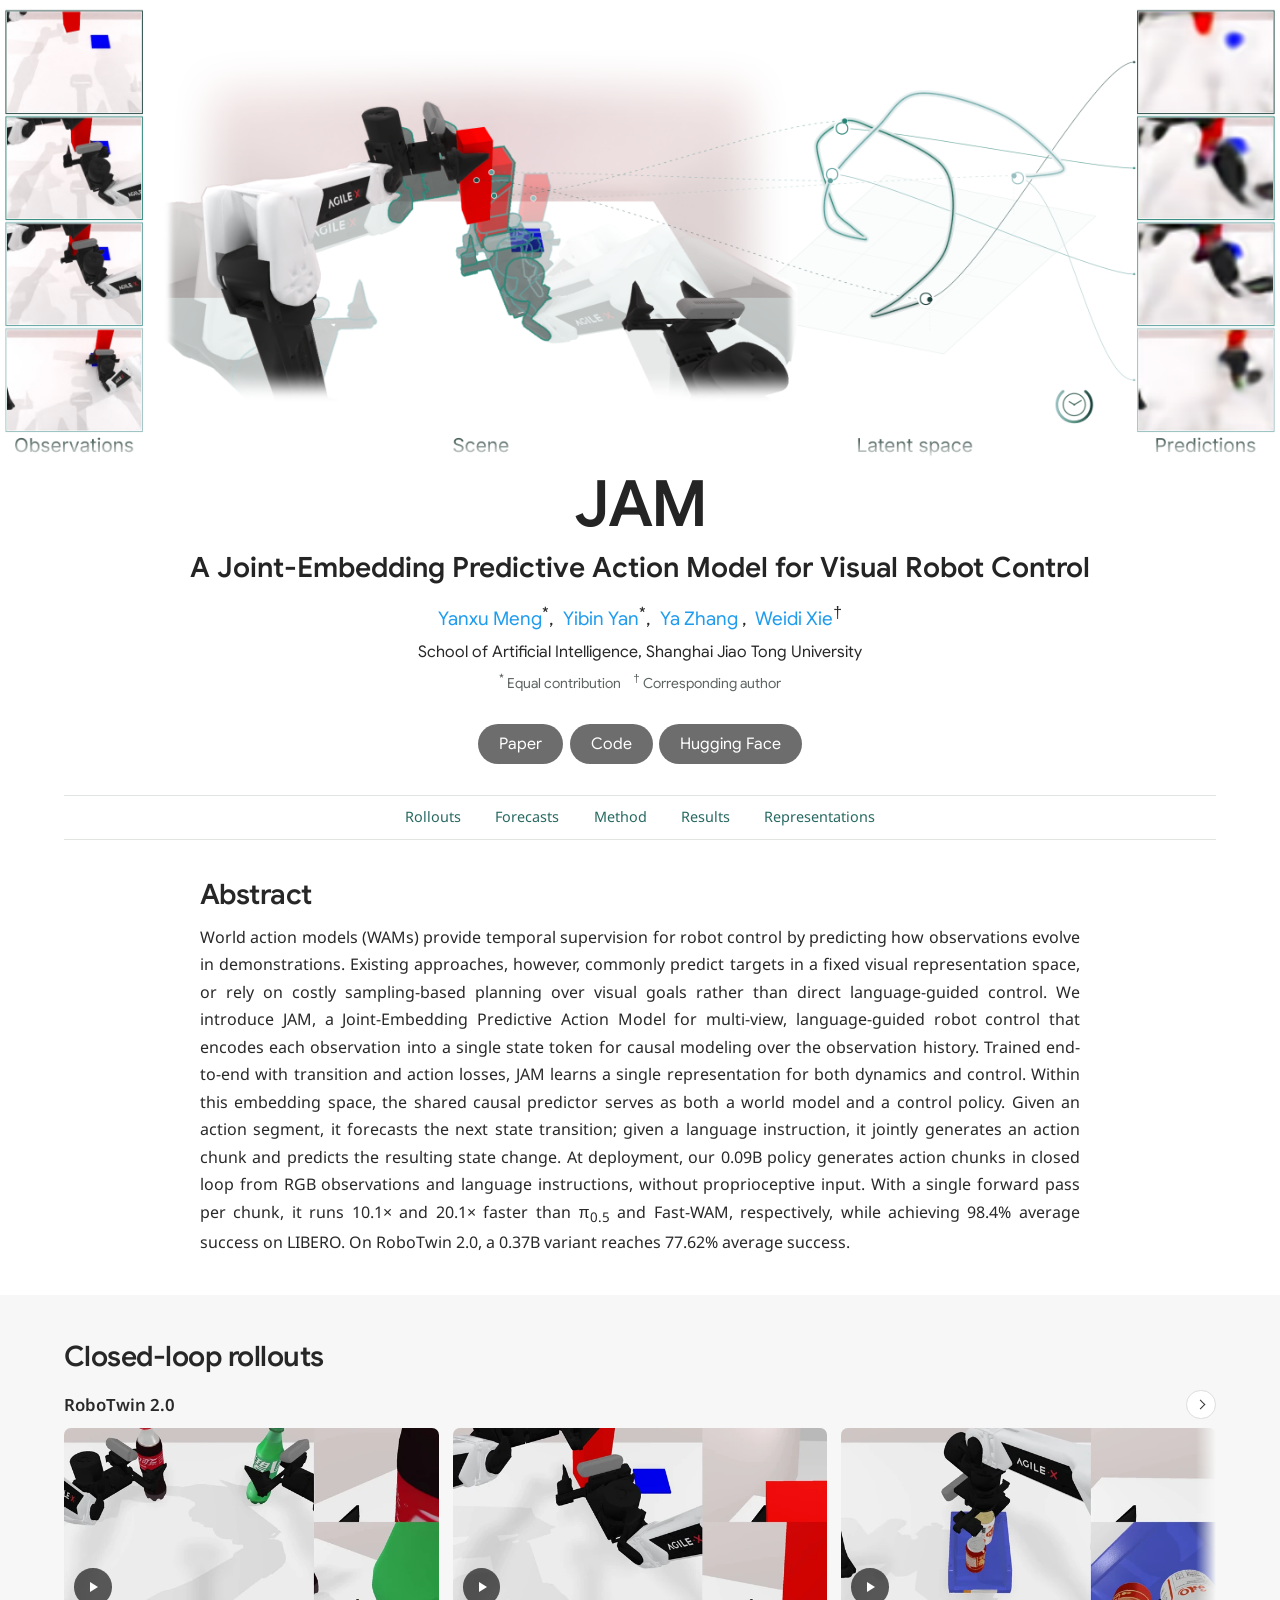
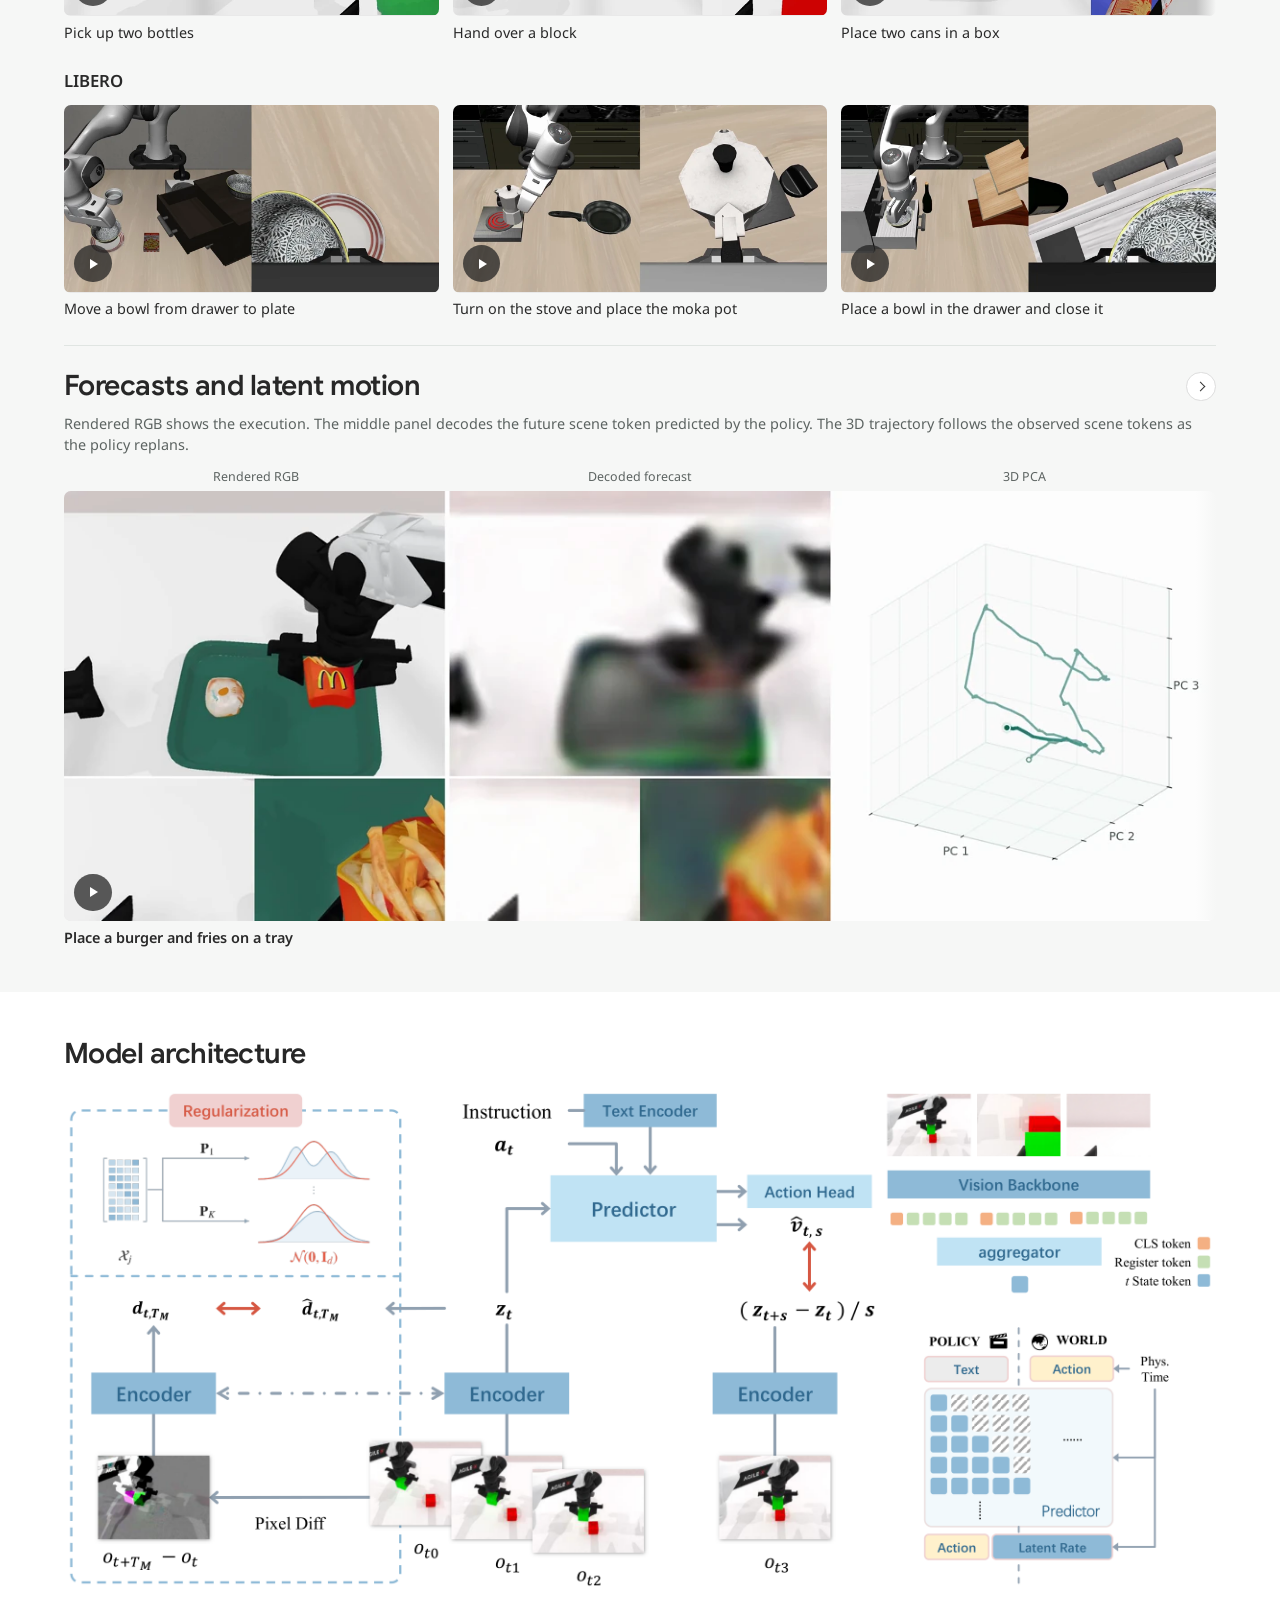
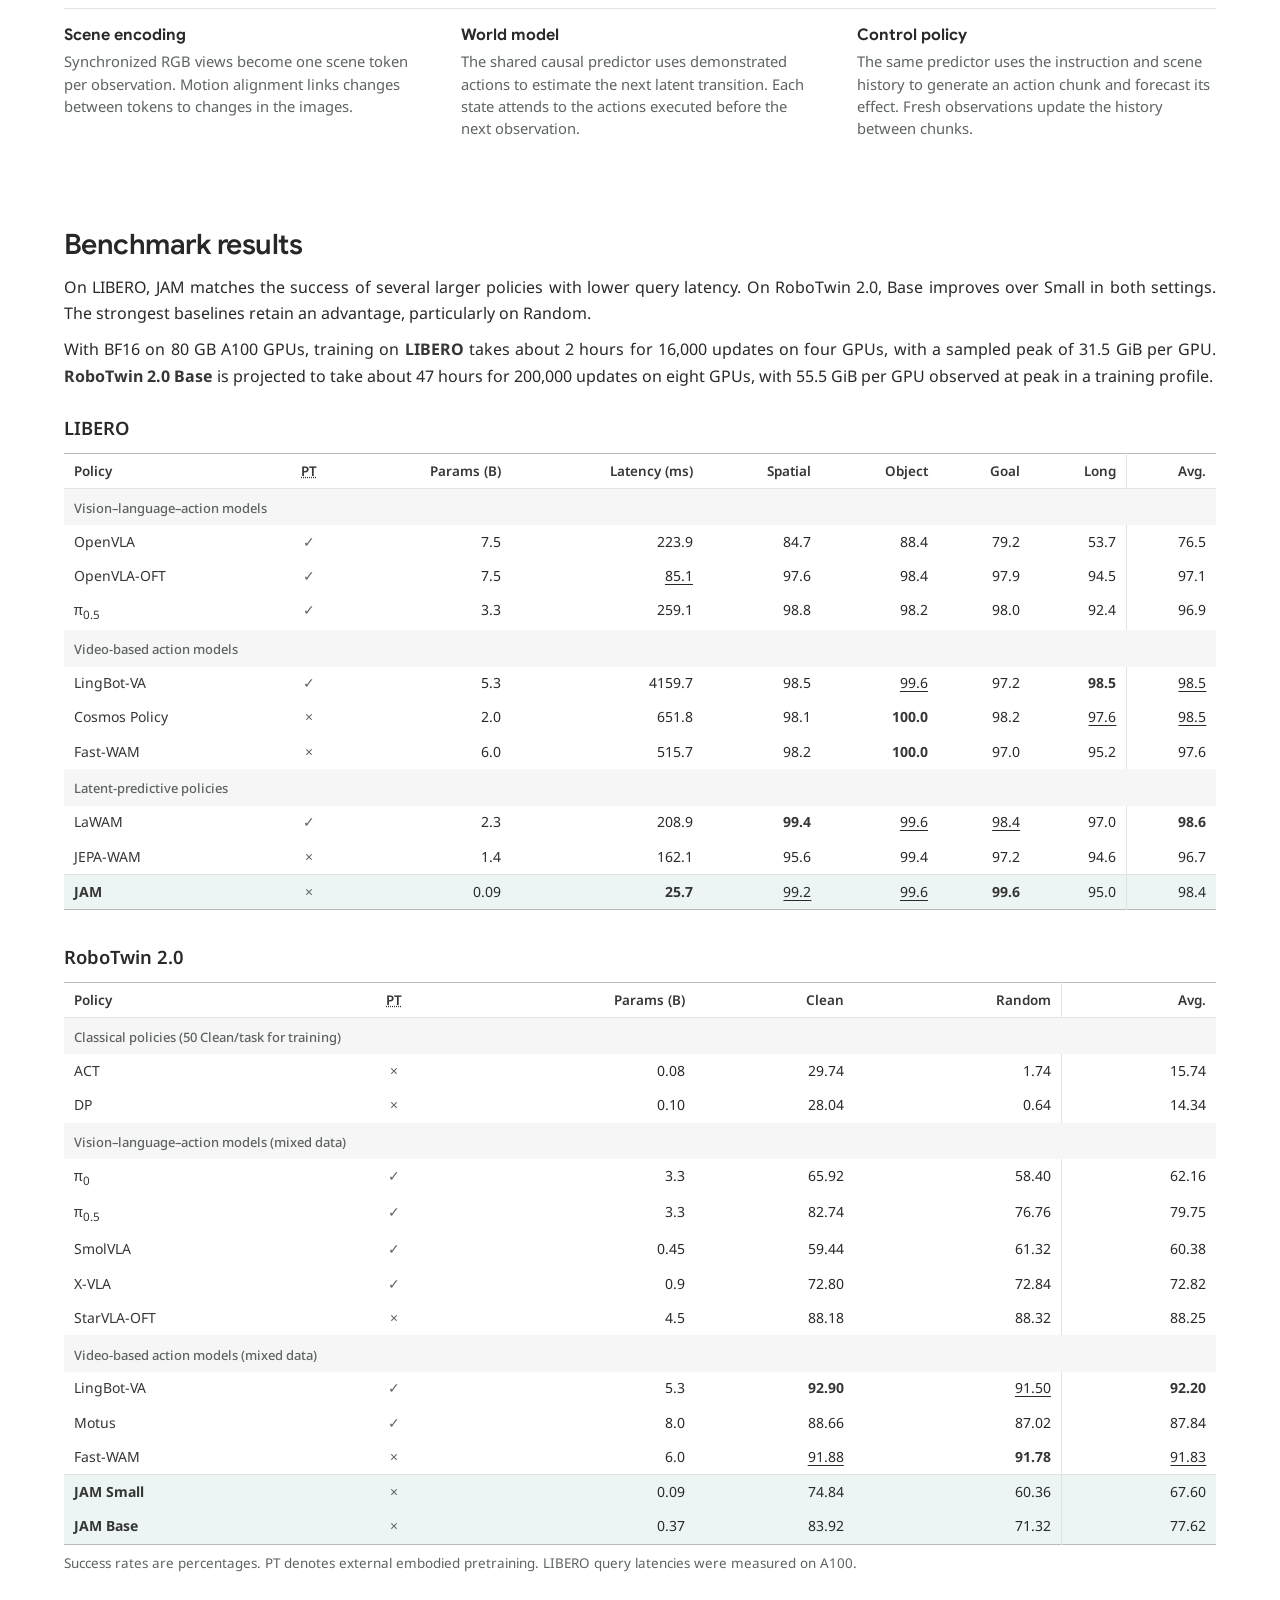
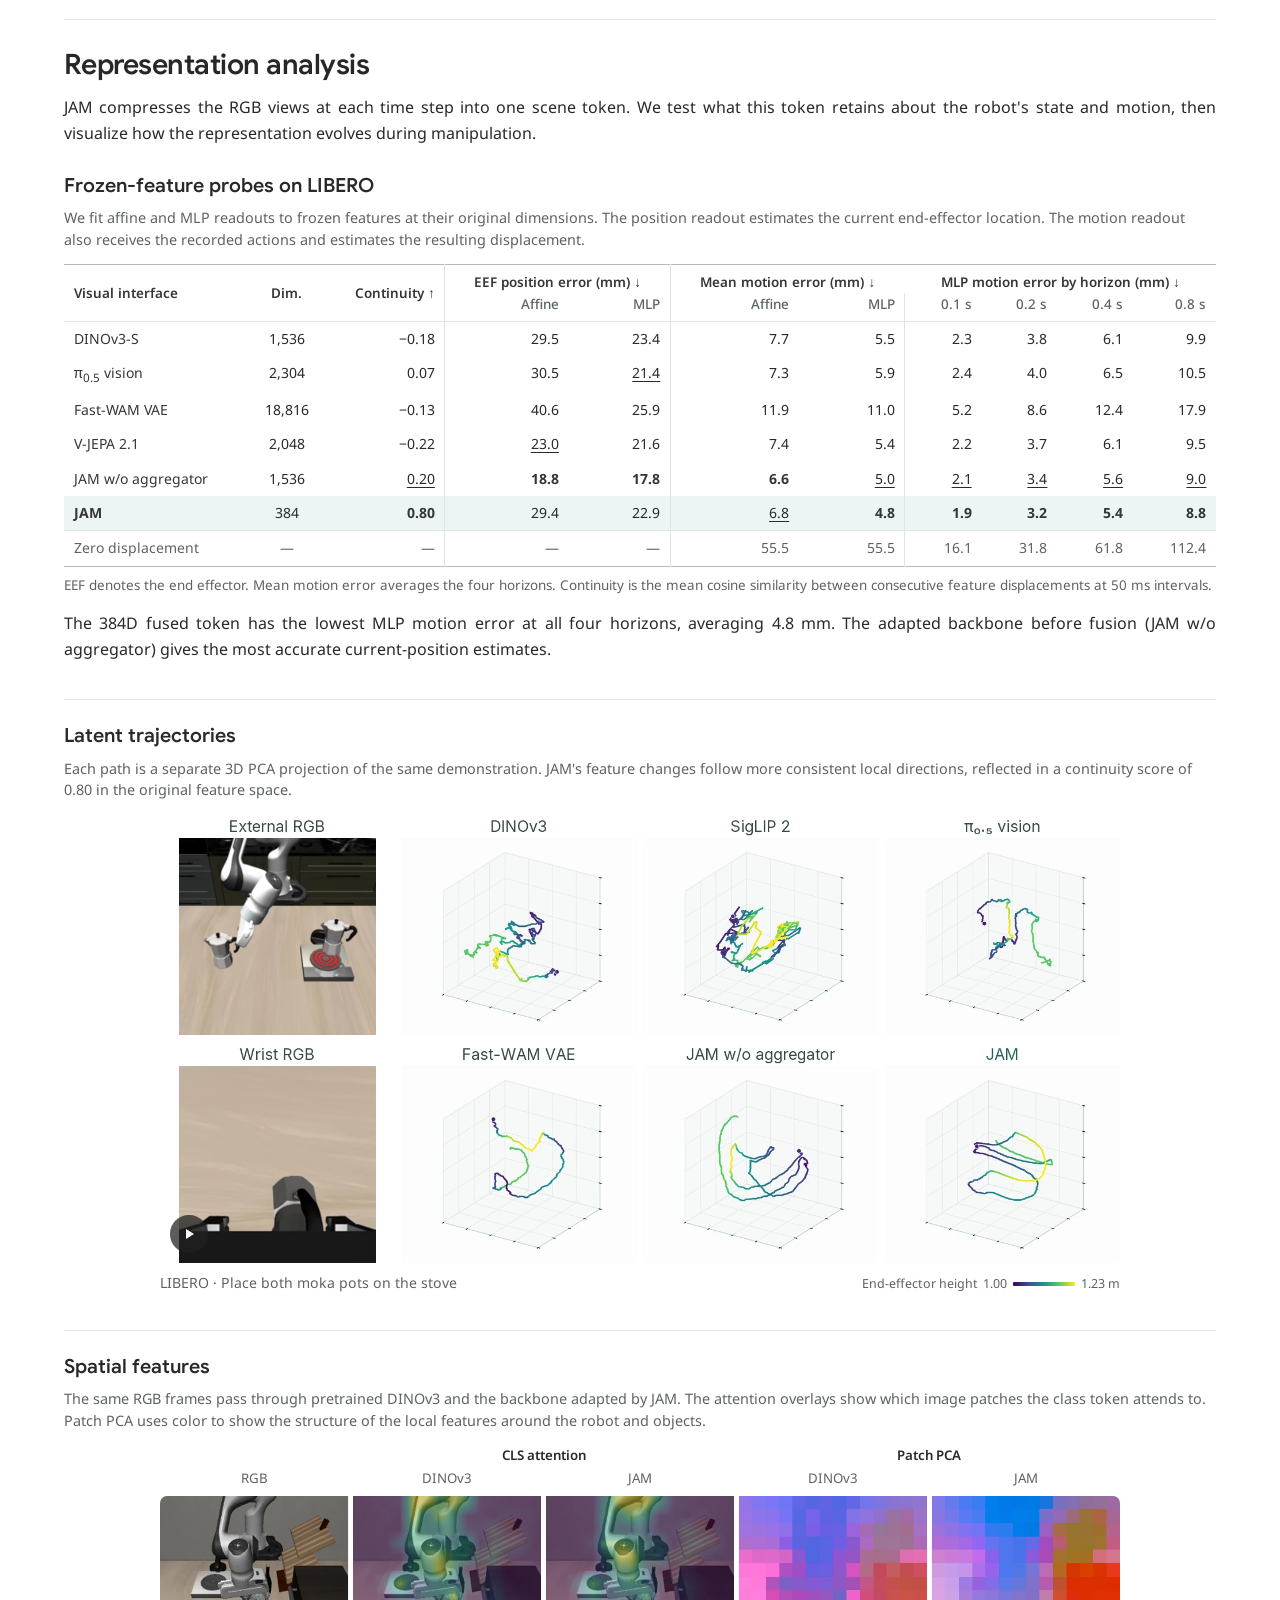
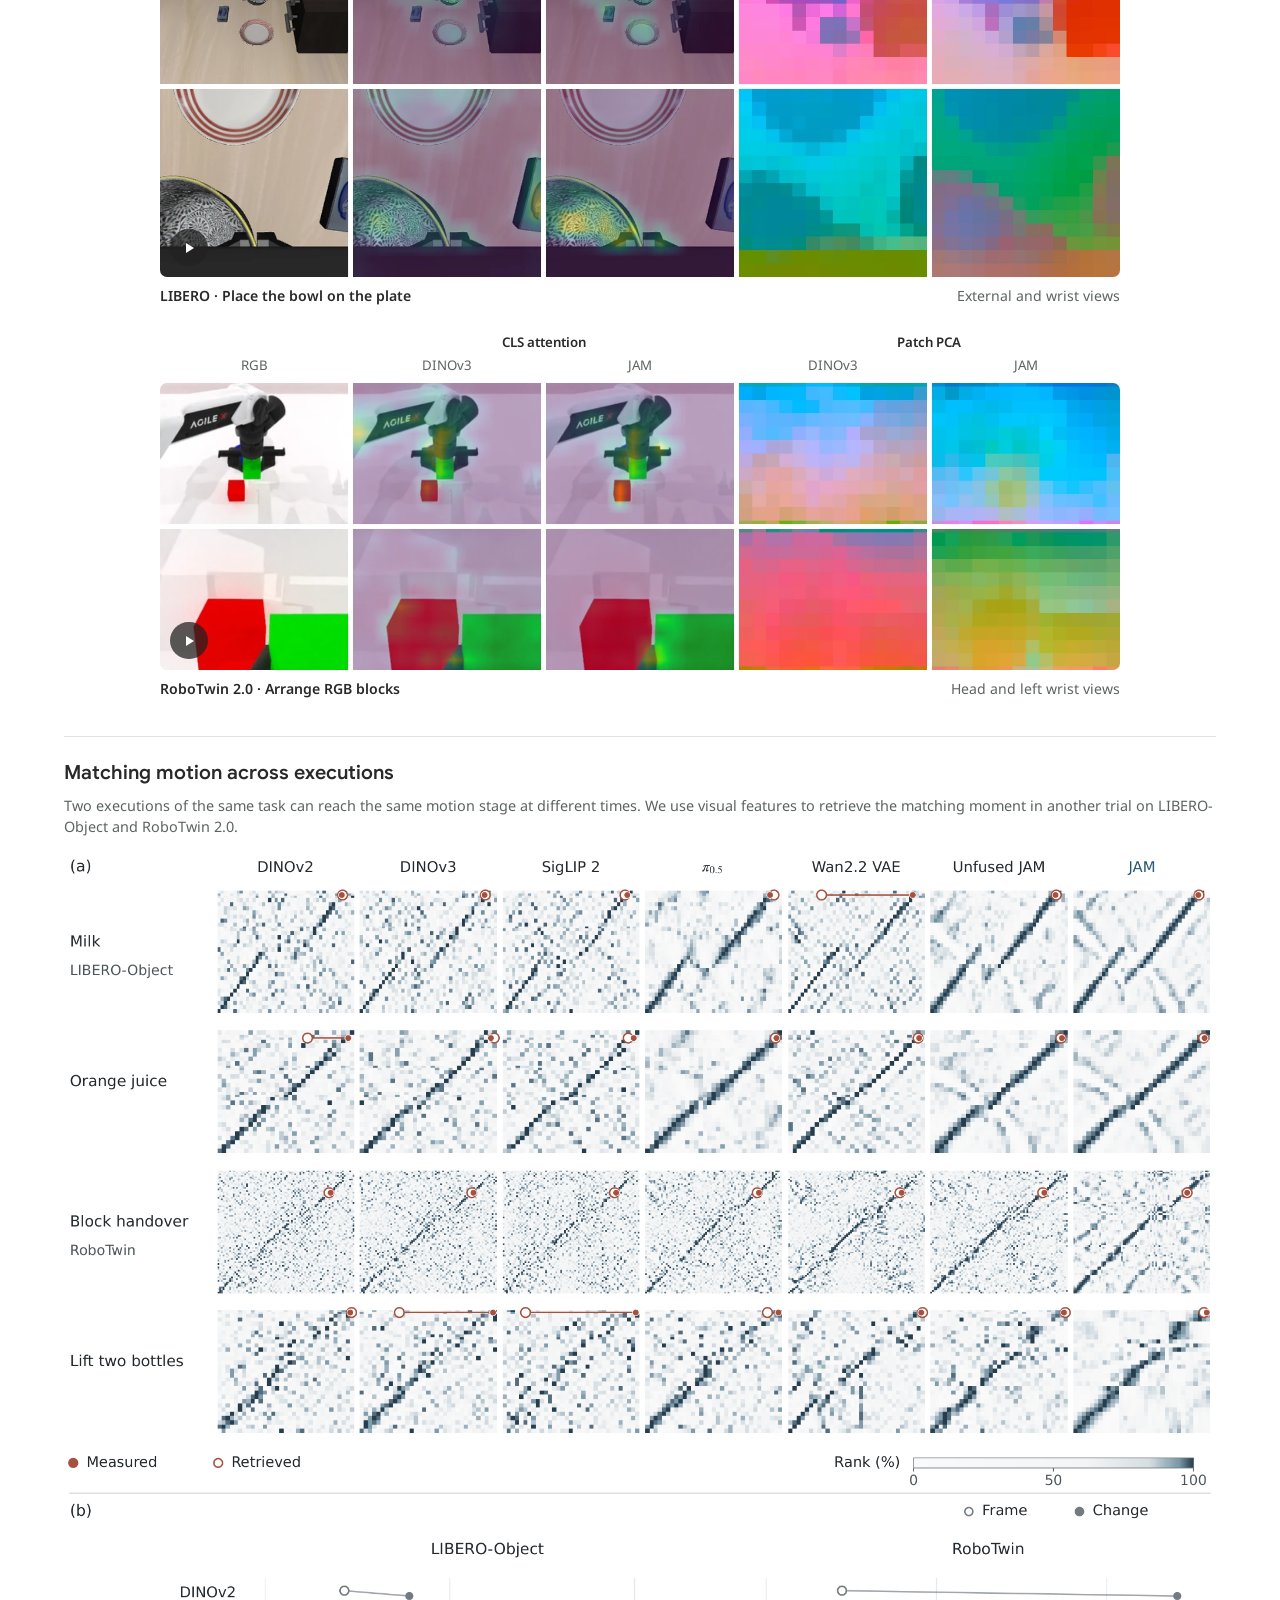
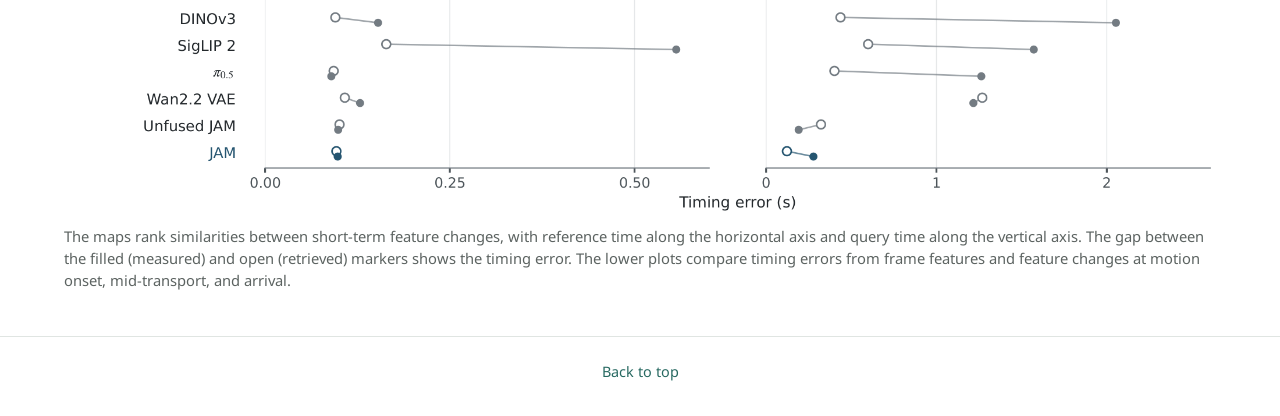
<file: jam/index.html>
<!DOCTYPE html>
<html lang="en">
 <head>
  <meta charset="utf-8">
  <meta content="width=device-width, initial-scale=1" name="viewport">
  <meta content="JAM learns predictive visual states and language-guided control from multi-view observations." name="description">
  <title>
   JAM: A Joint-Embedding Predictive Action Model for Visual Robot Control
  </title>
  <link href="static/css/bulma.min.css" rel="stylesheet">
  <link href="static/css/index.css" rel="stylesheet">
  <link href="styles.css?v=9302c50c65" rel="stylesheet">
  <script defer src="hero.js">
  </script>
  <script defer src="gallery.js?v=0b144cc7e3">
  </script>
 </head>
 <body id="top">
  <section class="hero is-large" id="hero">
   <div class="hero-teaser">
    <img alt="Multi-view observations become scene tokens. Their latent trajectories support predicting future visual states and actions." fetchpriority="high" height="1048" src="assets/hero/teaser.webp" width="2920">
   </div>
   <div class="hero-body">
    <div class="container is-max-desktop">
     <div class="columns is-centered">
      <div class="column has-text-centered">
       <h1 class="title is-1 publication-title">
        <span class="project-name"><span class="visually-hidden">JAM</span><span aria-hidden="true"><span class="project-letter">J</span><span class="project-letter">A</span><span class="project-letter">M</span></span></span>
        <span class="paper-title">
         A Joint-Embedding Predictive Action Model for Visual Robot Control
        </span>
       </h1>
       <div class="publication-authors">
        <span class="author-block">
         <a href="https://github.com/Mengmouxu">
          Yanxu Meng</a><sup>*</sup>,
        </span>
        <span class="author-block">
         <a href="https://go2heart.github.io/">
          Yibin Yan</a><sup>*</sup>,
        </span>
        <span class="author-block">
         <a href="https://annzhanglion.github.io/">
          Ya Zhang
         </a>
         ,
        </span>
        <span class="author-block">
         <a href="https://weidixie.github.io/">
          Weidi Xie</a><sup>&dagger;</sup></span>
       </div>
       <div class="publication-authors affiliation">
        <span class="author-block">
         School of Artificial Intelligence, Shanghai Jiao Tong University
        </span>
       </div>
       <div class="publication-authors author-notes">
        <span class="author-block">
         <sup>
          *
         </sup>
         Equal contribution&nbsp;&nbsp;&nbsp;
         <sup>
          &dagger;
         </sup>
         Corresponding author
        </span>
       </div>
       <div class="column has-text-centered">
        <div aria-label="Project resources" class="publication-links">
         <button class="button is-normal is-rounded is-dark" disabled title="Link pending" type="button">
          Paper
         </button>
         <button class="button is-normal is-rounded is-dark" disabled title="Link pending" type="button">
          Code
         </button>
         <button class="button is-normal is-rounded is-dark" disabled title="Link pending" type="button">
          Hugging Face
         </button>
        </div>
       </div>
      </div>
     </div>
    </div>
   </div>
  </section>
  <main>
   <nav aria-label="On this page" class="section-nav page-width">
    <a href="#demo">Rollouts</a>
    <a href="#decoded-predictions">Forecasts</a>
    <a href="#architecture">Method</a>
    <a href="#results">Results</a>
    <a href="#representations">Representations</a>
   </nav>
   <section class="section" id="abstract">
    <div class="page-width abstract-content">
     <h2 class="title is-3">Abstract</h2>
     <p>World action models (WAMs) provide temporal supervision for robot control by predicting how observations evolve in demonstrations. Existing approaches, however, commonly predict targets in a fixed visual representation space, or rely on costly sampling-based planning over visual goals rather than direct language-guided control. We introduce JAM, a Joint-Embedding Predictive Action Model for multi-view, language-guided robot control that encodes each observation into a single state token for causal modeling over the observation history. Trained end-to-end with transition and action losses, JAM learns a single representation for both dynamics and control. Within this embedding space, the shared causal predictor serves as both a world model and a control policy. Given an action segment, it forecasts the next state transition; given a language instruction, it jointly generates an action chunk and predicts the resulting state change. At deployment, our 0.09B policy generates action chunks in closed loop from RGB observations and language instructions, without proprioceptive input. With a single forward pass per chunk, it runs 10.1&times; and 20.1&times; faster than &pi;<sub>0.5</sub> and Fast-WAM, respectively, while achieving 98.4% average success on LIBERO. On RoboTwin 2.0, a 0.37B variant reaches 77.62% average success.</p>
    </div>
   </section>
   <section class="section media-section" id="demo">
    <div class="page-width">
     <h2 class="title is-3">Closed-loop rollouts</h2>
     <div class="gallery-group">
      <div class="media-rail">
       <div class="rail-heading">
        <h3 class="gallery-title">
         RoboTwin 2.0
        </h3>
        <div class="rail-nav">
         <button aria-controls="robotwin-2-0-clips" aria-label="Previous RoboTwin 2.0 videos" class="rail-arrow previous" hidden type="button">
         </button>
         <button aria-controls="robotwin-2-0-clips" aria-label="More RoboTwin 2.0 videos" class="rail-arrow next" hidden type="button">
         </button>
        </div>
       </div>
       <div class="media-viewport">
        <div aria-label="RoboTwin 2.0 videos" class="media-track" id="robotwin-2-0-clips" role="region" tabindex="0">
         <figure class="video-tile">
          <div class="video-frame">
           <video aria-label="Pick up two bottles" controls height="960" playsinline poster="assets/multiview/pick_dual_bottles.webp" preload="none" width="1920">
            <source src="assets/multiview/pick_dual_bottles.webm" type="video/webm">
            <source src="assets/multiview/pick_dual_bottles.mp4" type="video/mp4">
            Your browser does not support video playback.
           </video>
          </div>
          <figcaption>
           Pick up two bottles
          </figcaption>
         </figure>
         <figure class="video-tile">
          <div class="video-frame">
           <video aria-label="Hand over a block" controls height="960" playsinline poster="assets/multiview/handover_block.webp" preload="none" width="1920">
            <source src="assets/multiview/handover_block.webm" type="video/webm">
            <source src="assets/multiview/handover_block.mp4" type="video/mp4">
            Your browser does not support video playback.
           </video>
          </div>
          <figcaption>
           Hand over a block
          </figcaption>
         </figure>
         <figure class="video-tile">
          <div class="video-frame">
           <video aria-label="Place two cans in a box" controls height="960" playsinline poster="assets/multiview/place_cans_plasticbox.webp" preload="none" width="1920">
            <source src="assets/multiview/place_cans_plasticbox.webm" type="video/webm">
            <source src="assets/multiview/place_cans_plasticbox.mp4" type="video/mp4">
            Your browser does not support video playback.
           </video>
          </div>
          <figcaption>
           Place two cans in a box
          </figcaption>
         </figure>
         <figure class="video-tile">
          <div class="video-frame">
           <video aria-label="Place bread in a skillet" controls height="960" playsinline poster="assets/multiview/place_bread_skillet.webp" preload="none" width="1920">
            <source src="assets/multiview/place_bread_skillet.webm" type="video/webm">
            <source src="assets/multiview/place_bread_skillet.mp4" type="video/mp4">
            Your browser does not support video playback.
           </video>
          </div>
          <figcaption>
           Place bread in a skillet
          </figcaption>
         </figure>
         <figure class="video-tile">
          <div class="video-frame">
           <video aria-label="Strike a block with a hammer" controls height="960" playsinline poster="assets/multiview/beat_block_hammer.webp" preload="none" width="1920">
            <source src="assets/multiview/beat_block_hammer.webm" type="video/webm">
            <source src="assets/multiview/beat_block_hammer.mp4" type="video/mp4">
            Your browser does not support video playback.
           </video>
          </div>
          <figcaption>
           Strike a block with a hammer
          </figcaption>
         </figure>
         <figure class="video-tile">
          <div class="video-frame">
           <video aria-label="Stamp a seal" controls height="960" playsinline poster="assets/multiview/stamp_seal.webp" preload="none" width="1920">
            <source src="assets/multiview/stamp_seal.webm" type="video/webm">
            <source src="assets/multiview/stamp_seal.mp4" type="video/mp4">
            Your browser does not support video playback.
           </video>
          </div>
          <figcaption>
           Stamp a seal
          </figcaption>
         </figure>
         <figure class="video-tile">
          <div class="video-frame">
           <video aria-label="Open a laptop" controls height="960" playsinline poster="assets/multiview/open_laptop.webp" preload="none" width="1920">
            <source src="assets/multiview/open_laptop.webm" type="video/webm">
            <source src="assets/multiview/open_laptop.mp4" type="video/mp4">
            Your browser does not support video playback.
           </video>
          </div>
          <figcaption>
           Open a laptop
          </figcaption>
         </figure>
         <figure class="video-tile">
          <div class="video-frame">
           <video aria-label="Place a burger and fries on a tray" controls height="960" playsinline poster="assets/multiview/place_burger_fries.webp" preload="none" width="1920">
            <source src="assets/multiview/place_burger_fries.webm" type="video/webm">
            <source src="assets/multiview/place_burger_fries.mp4" type="video/mp4">
            Your browser does not support video playback.
           </video>
          </div>
          <figcaption>
           Place a burger and fries on a tray
          </figcaption>
         </figure>
         <figure class="video-tile">
          <div class="video-frame">
           <video aria-label="Scan an object" controls height="960" playsinline poster="assets/multiview/scan_object.webp" preload="none" width="1920">
            <source src="assets/multiview/scan_object.webm" type="video/webm">
            <source src="assets/multiview/scan_object.mp4" type="video/mp4">
            Your browser does not support video playback.
           </video>
          </div>
          <figcaption>
           Scan an object
          </figcaption>
         </figure>
        </div>
       </div>
      </div>
     </div>
     <div class="gallery-group">
      <div class="media-rail">
       <div class="rail-heading">
        <h3 class="gallery-title">
         LIBERO
        </h3>
        <div class="rail-nav">
         <button aria-controls="libero-clips" aria-label="Previous LIBERO videos" class="rail-arrow previous" hidden type="button">
         </button>
         <button aria-controls="libero-clips" aria-label="More LIBERO videos" class="rail-arrow next" hidden type="button">
         </button>
        </div>
       </div>
       <div class="media-viewport">
        <div aria-label="LIBERO videos" class="media-track" id="libero-clips" role="region" tabindex="0">
         <figure class="video-tile">
          <div class="video-frame">
           <video aria-label="Move a bowl from drawer to plate" controls height="768" playsinline poster="assets/multiview/libero_bowl.webp" preload="none" width="1536">
            <source src="assets/multiview/libero_bowl.webm" type="video/webm">
            <source src="assets/multiview/libero_bowl.mp4" type="video/mp4">
            Your browser does not support video playback.
           </video>
          </div>
          <figcaption>
           Move a bowl from drawer to plate
          </figcaption>
         </figure>
         <figure class="video-tile">
          <div class="video-frame">
           <video aria-label="Turn on the stove and place the moka pot" controls height="768" playsinline poster="assets/multiview/libero_stove.webp" preload="none" width="1536">
            <source src="assets/multiview/libero_stove.webm" type="video/webm">
            <source src="assets/multiview/libero_stove.mp4" type="video/mp4">
            Your browser does not support video playback.
           </video>
          </div>
          <figcaption>
           Turn on the stove and place the moka pot
          </figcaption>
         </figure>
         <figure class="video-tile">
          <div class="video-frame">
           <video aria-label="Place a bowl in the drawer and close it" controls height="768" playsinline poster="assets/multiview/libero_drawer.webp" preload="none" width="1536">
            <source src="assets/multiview/libero_drawer.webm" type="video/webm">
            <source src="assets/multiview/libero_drawer.mp4" type="video/mp4">
            Your browser does not support video playback.
           </video>
          </div>
          <figcaption>
           Place a bowl in the drawer and close it
          </figcaption>
         </figure>
        </div>
       </div>
      </div>
     </div>
    </div>
   </section>
   <section class="section media-section" id="decoded-predictions">
    <div class="page-width">
     <div class="media-rail showcase-rail">
      <div class="rail-heading">
       <h2 class="title is-3">
        Forecasts and latent motion
       </h2>
       <div class="rail-nav">
        <button aria-controls="forecast-and-latent-dynamics-clips" aria-label="Previous Forecast and latent dynamics videos" class="rail-arrow previous" hidden type="button">
        </button>
        <button aria-controls="forecast-and-latent-dynamics-clips" aria-label="More Forecast and latent dynamics videos" class="rail-arrow next" hidden type="button">
        </button>
       </div>
      </div>
      <p class="comparison-note">
       Rendered RGB shows the execution. The middle panel decodes the future scene token predicted by the policy. The 3D trajectory follows the observed scene tokens as the policy replans.
      </p>
      <div class="media-viewport">
       <div aria-label="Forecast and latent dynamics videos" class="media-track" id="forecast-and-latent-dynamics-clips" role="region" tabindex="0">
        <figure class="decode-example">
         <div class="decode-view-labels">
          <span>
           Rendered RGB
          </span>
          <span>
           Decoded forecast
          </span>
          <span>
           3D PCA
          </span>
         </div>
         <div class="video-frame">
          <video aria-label="Place a burger and fries on a tray, rendered RGB, decoded forecast and latent motion" controls height="724" playsinline poster="assets/motion/motion-place_burger_fries.webp?v=f4b5045592" preload="none" width="1936">
           <source src="assets/motion/motion-place_burger_fries.webm?v=9c30b17a5b" type="video/webm">
           <source src="assets/motion/motion-place_burger_fries.mp4?v=a232594aa4" type="video/mp4">
           Your browser does not support video playback.
          </video>
         </div>
         <figcaption>
          Place a burger and fries on a tray
         </figcaption>
        </figure>
        <figure class="decode-example">
         <div class="decode-view-labels">
          <span>
           Rendered RGB
          </span>
          <span>
           Decoded forecast
          </span>
          <span>
           3D PCA
          </span>
         </div>
         <div class="video-frame">
          <video aria-label="Hand over a block, rendered RGB, decoded forecast and latent motion" controls height="724" playsinline poster="assets/motion/motion-handover_block.webp?v=4ec534cf43" preload="none" width="1936">
           <source src="assets/motion/motion-handover_block.webm?v=3a1eddd346" type="video/webm">
           <source src="assets/motion/motion-handover_block.mp4?v=f06c6bdaec" type="video/mp4">
           Your browser does not support video playback.
          </video>
         </div>
         <figcaption>
          Hand over a block
         </figcaption>
        </figure>
        <figure class="decode-example">
         <div class="decode-view-labels">
          <span>
           Rendered RGB
          </span>
          <span>
           Decoded forecast
          </span>
          <span>
           3D PCA
          </span>
         </div>
         <div class="video-frame">
          <video aria-label="Place two cans in a box, rendered RGB, decoded forecast and latent motion" controls height="724" playsinline poster="assets/motion/motion-place_cans_plasticbox.webp?v=a514465b3c" preload="none" width="1936">
           <source src="assets/motion/motion-place_cans_plasticbox.webm?v=51ea616eae" type="video/webm">
           <source src="assets/motion/motion-place_cans_plasticbox.mp4?v=da70d0cf4d" type="video/mp4">
           Your browser does not support video playback.
          </video>
         </div>
         <figcaption>
          Place two cans in a box
         </figcaption>
        </figure>
        <figure class="decode-example">
         <div class="decode-view-labels">
          <span>
           Rendered RGB
          </span>
          <span>
           Decoded forecast
          </span>
          <span>
           3D PCA
          </span>
         </div>
         <div class="video-frame">
          <video aria-label="Pick up two bottles, rendered RGB, decoded forecast and latent motion" controls height="724" playsinline poster="assets/motion/motion-pick_dual_bottles.webp?v=bd14abc390" preload="none" width="1936">
           <source src="assets/motion/motion-pick_dual_bottles.webm?v=bfe8460caf" type="video/webm">
           <source src="assets/motion/motion-pick_dual_bottles.mp4?v=16f6382385" type="video/mp4">
           Your browser does not support video playback.
          </video>
         </div>
         <figcaption>
          Pick up two bottles
         </figcaption>
        </figure>
        <figure class="decode-example">
         <div class="decode-view-labels">
          <span>
           Rendered RGB
          </span>
          <span>
           Decoded forecast
          </span>
          <span>
           3D PCA
          </span>
         </div>
         <div class="video-frame">
          <video aria-label="Scan an object, rendered RGB, decoded forecast and latent motion" controls height="724" playsinline poster="assets/motion/motion-scan_object.webp?v=26b4340cae" preload="none" width="1936">
           <source src="assets/motion/motion-scan_object.webm?v=96b170f68f" type="video/webm">
           <source src="assets/motion/motion-scan_object.mp4?v=29ff0c5e7e" type="video/mp4">
           Your browser does not support video playback.
          </video>
         </div>
         <figcaption>
          Scan an object
         </figcaption>
        </figure>
        <figure class="decode-example">
         <div class="decode-view-labels">
          <span>
           Rendered RGB
          </span>
          <span>
           Decoded forecast
          </span>
          <span>
           3D PCA
          </span>
         </div>
         <div class="video-frame">
          <video aria-label="Place bread in a skillet, rendered RGB, decoded forecast and latent motion" controls height="724" playsinline poster="assets/motion/motion-place_bread_skillet.webp?v=891cdca60c" preload="none" width="1936">
           <source src="assets/motion/motion-place_bread_skillet.webm?v=f38c73417f" type="video/webm">
           <source src="assets/motion/motion-place_bread_skillet.mp4?v=0299acb696" type="video/mp4">
           Your browser does not support video playback.
          </video>
         </div>
         <figcaption>
          Place bread in a skillet
         </figcaption>
        </figure>
        <figure class="decode-example">
         <div class="decode-view-labels">
          <span>
           Rendered RGB
          </span>
          <span>
           Decoded forecast
          </span>
          <span>
           3D PCA
          </span>
         </div>
         <div class="video-frame">
          <video aria-label="Strike a block with a hammer, rendered RGB, decoded forecast and latent motion" controls height="724" playsinline poster="assets/motion/motion-beat_block_hammer.webp?v=bdbe65f2a9" preload="none" width="1936">
           <source src="assets/motion/motion-beat_block_hammer.webm?v=37260c517b" type="video/webm">
           <source src="assets/motion/motion-beat_block_hammer.mp4?v=765a900ee4" type="video/mp4">
           Your browser does not support video playback.
          </video>
         </div>
         <figcaption>
          Strike a block with a hammer
         </figcaption>
        </figure>
        <figure class="decode-example">
         <div class="decode-view-labels">
          <span>
           Rendered RGB
          </span>
          <span>
           Decoded forecast
          </span>
          <span>
           3D PCA
          </span>
         </div>
         <div class="video-frame">
          <video aria-label="Open a laptop, rendered RGB, decoded forecast and latent motion" controls height="724" playsinline poster="assets/motion/motion-open_laptop.webp?v=a2a092cb99" preload="none" width="1936">
           <source src="assets/motion/motion-open_laptop.webm?v=e1934de90d" type="video/webm">
           <source src="assets/motion/motion-open_laptop.mp4?v=d337878f90" type="video/mp4">
           Your browser does not support video playback.
          </video>
         </div>
         <figcaption>
          Open a laptop
         </figcaption>
        </figure>
        <figure class="decode-example">
         <div class="decode-view-labels">
          <span>
           Rendered RGB
          </span>
          <span>
           Decoded forecast
          </span>
          <span>
           3D PCA
          </span>
         </div>
         <div class="video-frame">
          <video aria-label="Stamp a seal, rendered RGB, decoded forecast and latent motion" controls height="724" playsinline poster="assets/motion/motion-stamp_seal.webp?v=85a1334eb5" preload="none" width="1936">
           <source src="assets/motion/motion-stamp_seal.webm?v=4df40cf394" type="video/webm">
           <source src="assets/motion/motion-stamp_seal.mp4?v=d2a14864c2" type="video/mp4">
           Your browser does not support video playback.
          </video>
         </div>
         <figcaption>
          Stamp a seal
         </figcaption>
        </figure>
        <figure class="decode-example">
         <div class="decode-view-labels">
          <span>
           Rendered RGB
          </span>
          <span>
           Decoded forecast
          </span>
          <span>
           3D PCA
          </span>
         </div>
         <div class="video-frame">
          <video aria-label="Ring a bell, rendered RGB, decoded forecast and latent motion" controls height="724" playsinline poster="assets/motion/motion-click_bell.webp?v=317873802b" preload="none" width="1936">
           <source src="assets/motion/motion-click_bell.webm?v=9fef1514e8" type="video/webm">
           <source src="assets/motion/motion-click_bell.mp4?v=8ce9cb02a6" type="video/mp4">
           Your browser does not support video playback.
          </video>
         </div>
         <figcaption>
          Ring a bell
         </figcaption>
        </figure>
       </div>
      </div>
     </div>
    </div>
   </section>
   <section class="section" id="architecture">
    <div class="page-width">
     <h2 class="title is-3">Model architecture</h2>
     <figure class="paper-figure architecture-figure">
      <img alt="Multi-view encoder, shared causal predictor, and the regularization and conditioning used to train JAM." height="1050" loading="lazy" src="assets/figures/architecture.webp?v=cefccaccd9" width="2400">
      <figcaption class="architecture-notes">
       <div>
        <strong>Scene encoding</strong>
        Synchronized RGB views become one scene token per observation. Motion alignment links changes between tokens to changes in the images.
       </div>
       <div>
        <strong>World model</strong>
        The shared causal predictor uses demonstrated actions to estimate the next latent transition. Each state attends to the actions executed before the next observation.
       </div>
       <div>
        <strong>Control policy</strong>
        The same predictor uses the instruction and scene history to generate an action chunk and forecast its effect. Fresh observations update the history between chunks.
       </div>
      </figcaption>
     </figure>
    </div>
   </section>
   <section class="section" id="results">
    <div class="page-width">
     <h2 class="title is-3">Benchmark results</h2>
     <p class="section-copy">
      On LIBERO, JAM matches the success of several larger policies with lower query latency.
      On RoboTwin 2.0, Base improves over Small in both settings. The strongest baselines retain an advantage, particularly on Random.
     </p>
     <p class="section-copy training-budget">
      With BF16 on 80 GB A100 GPUs, training on <strong>LIBERO</strong> takes about 2 hours for 16,000 updates on four GPUs,
      with a sampled peak of 31.5&nbsp;GiB per GPU.
      <strong>RoboTwin 2.0 Base</strong> is projected to take about 47 hours for 200,000 updates on eight GPUs,
      with 55.5&nbsp;GiB per GPU observed at peak in a training profile.
     </p>
     <div class="result-comparison">
      <h3 class="comparison-title">
       LIBERO
      </h3>
      <div aria-label="LIBERO benchmark comparison" class="table-scroll" role="region" tabindex="0">
       <table aria-label="LIBERO results" class="results-table libero-results">
        <thead>
         <tr>
          <th scope="col">
           Policy
          </th>
          <th scope="col">
           <abbr title="External embodied pretraining">
            PT
           </abbr>
          </th>
          <th scope="col">
           Params (B)
          </th>
          <th scope="col">
           Latency (ms)
          </th>
          <th scope="col">
           Spatial
          </th>
          <th scope="col">
           Object
          </th>
          <th scope="col">
           Goal
          </th>
          <th scope="col">
           Long
          </th>
          <th scope="col">
           Avg.
          </th>
         </tr>
        </thead>
        <tbody>
         <tr class="baseline-group">
          <th colspan="9" scope="rowgroup">
           Vision&ndash;language&ndash;action models
          </th>
         </tr>
         <tr>
          <th scope="row">
           OpenVLA
          </th>
          <td class="pretrain">
           <span aria-label="Yes">
            &checkmark;
           </span>
          </td>
          <td>
           7.5
          </td>
          <td>
           223.9
          </td>
          <td>
           84.7
          </td>
          <td>
           88.4
          </td>
          <td>
           79.2
          </td>
          <td>
           53.7
          </td>
          <td>
           76.5
          </td>
         </tr>
         <tr>
          <th scope="row">
           OpenVLA-OFT
          </th>
          <td class="pretrain">
           <span aria-label="Yes">
            &checkmark;
           </span>
          </td>
          <td>
           7.5
          </td>
          <td>
           <span class="second">
            85.1
           </span>
          </td>
          <td>
           97.6
          </td>
          <td>
           98.4
          </td>
          <td>
           97.9
          </td>
          <td>
           94.5
          </td>
          <td>
           97.1
          </td>
         </tr>
         <tr>
          <th scope="row">
           &pi;<sub>0.5</sub>
          </th>
          <td class="pretrain">
           <span aria-label="Yes">
            &checkmark;
           </span>
          </td>
          <td>
           3.3
          </td>
          <td>
           259.1
          </td>
          <td>
           98.8
          </td>
          <td>
           98.2
          </td>
          <td>
           98.0
          </td>
          <td>
           92.4
          </td>
          <td>
           96.9
          </td>
         </tr>
        </tbody>
        <tbody>
         <tr class="baseline-group">
          <th colspan="9" scope="rowgroup">
           Video-based action models
          </th>
         </tr>
         <tr>
          <th scope="row">
           LingBot-VA
          </th>
          <td class="pretrain">
           <span aria-label="Yes">
            &checkmark;
           </span>
          </td>
          <td>
           5.3
          </td>
          <td>
           4159.7
          </td>
          <td>
           98.5
          </td>
          <td>
           <span class="second">
            99.6
           </span>
          </td>
          <td>
           97.2
          </td>
          <td>
           <strong>
            98.5
           </strong>
          </td>
          <td>
           <span class="second">
            98.5
           </span>
          </td>
         </tr>
         <tr>
          <th scope="row">
           Cosmos Policy
          </th>
          <td class="pretrain">
           <span aria-label="No">
            &times;
           </span>
          </td>
          <td>
           2.0
          </td>
          <td>
           651.8
          </td>
          <td>
           98.1
          </td>
          <td>
           <strong>
            100.0
           </strong>
          </td>
          <td>
           98.2
          </td>
          <td>
           <span class="second">
            97.6
           </span>
          </td>
          <td>
           <span class="second">
            98.5
           </span>
          </td>
         </tr>
         <tr>
          <th scope="row">
           Fast-WAM
          </th>
          <td class="pretrain">
           <span aria-label="No">
            &times;
           </span>
          </td>
          <td>
           6.0
          </td>
          <td>
           515.7
          </td>
          <td>
           98.2
          </td>
          <td>
           <strong>
            100.0
           </strong>
          </td>
          <td>
           97.0
          </td>
          <td>
           95.2
          </td>
          <td>
           97.6
          </td>
         </tr>
        </tbody>
        <tbody>
         <tr class="baseline-group">
          <th colspan="9" scope="rowgroup">
           Latent-predictive policies
          </th>
         </tr>
         <tr>
          <th scope="row">
           LaWAM
          </th>
          <td class="pretrain">
           <span aria-label="Yes">
            &checkmark;
           </span>
          </td>
          <td>
           2.3
          </td>
          <td>
           208.9
          </td>
          <td>
           <strong>
            99.4
           </strong>
          </td>
          <td>
           <span class="second">
            99.6
           </span>
          </td>
          <td>
           <span class="second">
            98.4
           </span>
          </td>
          <td>
           97.0
          </td>
          <td>
           <strong>
            98.6
           </strong>
          </td>
         </tr>
         <tr>
          <th scope="row">
           JEPA-WAM
          </th>
          <td class="pretrain">
           <span aria-label="No">
            &times;
           </span>
          </td>
          <td>
           1.4
          </td>
          <td>
           162.1
          </td>
          <td>
           95.6
          </td>
          <td>
           99.4
          </td>
          <td>
           97.2
          </td>
          <td>
           94.6
          </td>
          <td>
           96.7
          </td>
         </tr>
        </tbody>
        <tbody>
         <tr class="jam-result">
          <th scope="row">
           JAM
          </th>
          <td class="pretrain">
           <span aria-label="No">
            &times;
           </span>
          </td>
          <td>
           0.09
          </td>
          <td>
           <strong>
            25.7
           </strong>
          </td>
          <td>
           <span class="second">
            99.2
           </span>
          </td>
          <td>
           <span class="second">
            99.6
           </span>
          </td>
          <td>
           <strong>
            99.6
           </strong>
          </td>
          <td>
           95.0
          </td>
          <td>
           98.4
          </td>
         </tr>
        </tbody>
       </table>
      </div>
     </div>
     <div class="result-comparison">
      <h3 class="comparison-title">
       RoboTwin 2.0
      </h3>
      <div aria-label="RoboTwin 2.0 benchmark comparison" class="table-scroll" role="region" tabindex="0">
       <table aria-label="RoboTwin 2.0 results" class="results-table robotwin-results">
        <thead>
         <tr>
          <th scope="col">
           Policy
          </th>
          <th scope="col">
           <abbr title="External embodied pretraining">
            PT
           </abbr>
          </th>
          <th scope="col">
           Params (B)
          </th>
          <th scope="col">
           Clean
          </th>
          <th scope="col">
           Random
          </th>
          <th scope="col">
           Avg.
          </th>
         </tr>
        </thead>
        <tbody>
         <tr class="baseline-group">
          <th colspan="6" scope="rowgroup">
           Classical policies (50 Clean/task for training)
          </th>
         </tr>
         <tr>
          <th scope="row">
           ACT
          </th>
          <td class="pretrain">
           <span aria-label="No">
            &times;
           </span>
          </td>
          <td>
           0.08
          </td>
          <td>
           29.74
          </td>
          <td>
           1.74
          </td>
          <td>
           15.74
          </td>
         </tr>
         <tr>
          <th scope="row">
           DP
          </th>
          <td class="pretrain">
           <span aria-label="No">
            &times;
           </span>
          </td>
          <td>
           0.10
          </td>
          <td>
           28.04
          </td>
          <td>
           0.64
          </td>
          <td>
           14.34
          </td>
         </tr>
        </tbody>
        <tbody>
         <tr class="baseline-group">
          <th colspan="6" scope="rowgroup">
           Vision&ndash;language&ndash;action models (mixed data)
          </th>
         </tr>
         <tr>
          <th scope="row">
           &pi;<sub>0</sub>
          </th>
          <td class="pretrain">
           <span aria-label="Yes">
            &checkmark;
           </span>
          </td>
          <td>
           3.3
          </td>
          <td>
           65.92
          </td>
          <td>
           58.40
          </td>
          <td>
           62.16
          </td>
         </tr>
         <tr>
          <th scope="row">
           &pi;<sub>0.5</sub>
          </th>
          <td class="pretrain">
           <span aria-label="Yes">
            &checkmark;
           </span>
          </td>
          <td>
           3.3
          </td>
          <td>
           82.74
          </td>
          <td>
           76.76
          </td>
          <td>
           79.75
          </td>
         </tr>
         <tr>
          <th scope="row">
           SmolVLA
          </th>
          <td class="pretrain">
           <span aria-label="Yes">
            &checkmark;
           </span>
          </td>
          <td>
           0.45
          </td>
          <td>
           59.44
          </td>
          <td>
           61.32
          </td>
          <td>
           60.38
          </td>
         </tr>
         <tr>
          <th scope="row">
           X-VLA
          </th>
          <td class="pretrain">
           <span aria-label="Yes">
            &checkmark;
           </span>
          </td>
          <td>
           0.9
          </td>
          <td>
           72.80
          </td>
          <td>
           72.84
          </td>
          <td>
           72.82
          </td>
         </tr>
         <tr>
          <th scope="row">
           StarVLA-OFT
          </th>
          <td class="pretrain">
           <span aria-label="No">
            &times;
           </span>
          </td>
          <td>
           4.5
          </td>
          <td>
           88.18
          </td>
          <td>
           88.32
          </td>
          <td>
           88.25
          </td>
         </tr>
        </tbody>
        <tbody>
         <tr class="baseline-group">
          <th colspan="6" scope="rowgroup">
           Video-based action models (mixed data)
          </th>
         </tr>
         <tr>
          <th scope="row">
           LingBot-VA
          </th>
          <td class="pretrain">
           <span aria-label="Yes">
            &checkmark;
           </span>
          </td>
          <td>
           5.3
          </td>
          <td>
           <strong>
            92.90
           </strong>
          </td>
          <td>
           <span class="second">
            91.50
           </span>
          </td>
          <td>
           <strong>
            92.20
           </strong>
          </td>
         </tr>
         <tr>
          <th scope="row">
           Motus
          </th>
          <td class="pretrain">
           <span aria-label="Yes">
            &checkmark;
           </span>
          </td>
          <td>
           8.0
          </td>
          <td>
           88.66
          </td>
          <td>
           87.02
          </td>
          <td>
           87.84
          </td>
         </tr>
         <tr>
          <th scope="row">
           Fast-WAM
          </th>
          <td class="pretrain">
           <span aria-label="No">
            &times;
           </span>
          </td>
          <td>
           6.0
          </td>
          <td>
           <span class="second">
            91.88
           </span>
          </td>
          <td>
           <strong>
            91.78
           </strong>
          </td>
          <td>
           <span class="second">
            91.83
           </span>
          </td>
         </tr>
        </tbody>
        <tbody>
         <tr class="jam-result">
          <th scope="row">
           JAM Small
          </th>
          <td class="pretrain">
           <span aria-label="No">
            &times;
           </span>
          </td>
          <td>
           0.09
          </td>
          <td>
           74.84
          </td>
          <td>
           60.36
          </td>
          <td>
           67.60
          </td>
         </tr>
         <tr class="jam-result">
          <th scope="row">
           JAM Base
          </th>
          <td class="pretrain">
           <span aria-label="No">
            &times;
           </span>
          </td>
          <td>
           0.37
          </td>
          <td>
           83.92
          </td>
          <td>
           71.32
          </td>
          <td>
           77.62
          </td>
         </tr>
        </tbody>
       </table>
      </div>
     </div>
     <p class="table-note">
      Success rates are percentages. PT denotes external embodied pretraining. LIBERO query latencies were measured on A100.
     </p>
    </div>
   </section>
   <section class="section" id="representations">
    <div class="page-width">
     <h2 class="title is-3">Representation analysis</h2>
     <p class="section-copy">
      JAM compresses the RGB views at each time step into one scene token. We test what this token retains about the robot's state and motion, then visualize how the representation evolves during manipulation.
     </p>
     <section aria-labelledby="probe-title" class="analysis-block">
      <h3 class="analysis-title" id="probe-title">Frozen-feature probes on LIBERO</h3>
      <p class="comparison-note">
       We fit affine and MLP readouts to frozen features at their original dimensions. The position readout estimates the current end-effector location. The motion readout also receives the recorded actions and estimates the resulting displacement.
      </p>
      <div aria-labelledby="probe-title" class="table-scroll" role="region" tabindex="0">
       <table aria-describedby="probe-note" aria-labelledby="probe-title" class="results-table probe-results">
        <colgroup span="3"></colgroup>
        <colgroup span="2"></colgroup>
        <colgroup span="2"></colgroup>
        <colgroup span="4"></colgroup>
        <thead>
         <tr>
          <th rowspan="2" scope="col">Visual interface</th>
          <th rowspan="2" scope="col">Dim.</th>
          <th rowspan="2" scope="col">Continuity ↑</th>
          <th colspan="2" scope="colgroup">EEF position error (mm) ↓</th>
          <th colspan="2" scope="colgroup">Mean motion error (mm) ↓</th>
          <th colspan="4" scope="colgroup">MLP motion error by horizon (mm) ↓</th>
         </tr>
         <tr>
          <th scope="col">Affine</th>
          <th scope="col">MLP</th>
          <th scope="col">Affine</th>
          <th scope="col">MLP</th>
          <th scope="col">0.1&nbsp;s</th>
          <th scope="col">0.2&nbsp;s</th>
          <th scope="col">0.4&nbsp;s</th>
          <th scope="col">0.8&nbsp;s</th>
         </tr>
        </thead>
        <tbody>
         <tr>
          <th scope="row">DINOv3-S</th>
          <td>1,536</td>
          <td>&minus;0.18</td>
          <td>29.5</td>
          <td>23.4</td>
          <td>7.7</td>
          <td>5.5</td>
          <td>2.3</td>
          <td>3.8</td>
          <td>6.1</td>
          <td>9.9</td>
         </tr>
         <tr>
          <th scope="row">π<sub>0.5</sub> vision</th>
          <td>2,304</td>
          <td>0.07</td>
          <td>30.5</td>
          <td><span class="second">21.4</span></td>
          <td>7.3</td>
          <td>5.9</td>
          <td>2.4</td>
          <td>4.0</td>
          <td>6.5</td>
          <td>10.5</td>
         </tr>
         <tr>
          <th scope="row">Fast-WAM VAE</th>
          <td>18,816</td>
          <td>&minus;0.13</td>
          <td>40.6</td>
          <td>25.9</td>
          <td>11.9</td>
          <td>11.0</td>
          <td>5.2</td>
          <td>8.6</td>
          <td>12.4</td>
          <td>17.9</td>
         </tr>
         <tr>
          <th scope="row">V-JEPA 2.1</th>
          <td>2,048</td>
          <td>&minus;0.22</td>
          <td><span class="second">23.0</span></td>
          <td>21.6</td>
          <td>7.4</td>
          <td>5.4</td>
          <td>2.2</td>
          <td>3.7</td>
          <td>6.1</td>
          <td>9.5</td>
         </tr>
         <tr>
          <th scope="row">JAM w/o aggregator</th>
          <td>1,536</td>
          <td><span class="second">0.20</span></td>
          <td><strong>18.8</strong></td>
          <td><strong>17.8</strong></td>
          <td><strong>6.6</strong></td>
          <td><span class="second">5.0</span></td>
          <td><span class="second">2.1</span></td>
          <td><span class="second">3.4</span></td>
          <td><span class="second">5.6</span></td>
          <td><span class="second">9.0</span></td>
         </tr>
         <tr class="jam-result">
          <th scope="row">JAM</th>
          <td>384</td>
          <td><strong>0.80</strong></td>
          <td>29.4</td>
          <td>22.9</td>
          <td><span class="second">6.8</span></td>
          <td><strong>4.8</strong></td>
          <td><strong>1.9</strong></td>
          <td><strong>3.2</strong></td>
          <td><strong>5.4</strong></td>
          <td><strong>8.8</strong></td>
         </tr>
         <tr>
          <th scope="row">Zero displacement</th>
          <td>&mdash;</td>
          <td>&mdash;</td>
          <td>&mdash;</td>
          <td>&mdash;</td>
          <td>55.5</td>
          <td>55.5</td>
          <td>16.1</td>
          <td>31.8</td>
          <td>61.8</td>
          <td>112.4</td>
         </tr>
        </tbody>
       </table>
      </div>
      <p class="table-note" id="probe-note">
       EEF denotes the end effector. Mean motion error averages the four horizons. Continuity is the mean cosine similarity between consecutive feature displacements at 50&nbsp;ms intervals.
      </p>
      <p class="section-copy analysis-takeaway">
       The 384D fused token has the lowest MLP motion error at all four horizons, averaging 4.8&nbsp;mm. The adapted backbone before fusion (JAM w/o aggregator) gives the most accurate current-position estimates.
      </p>
     </section>
     <section aria-labelledby="trajectory-title" class="analysis-block">
      <h3 class="analysis-title" id="trajectory-title">Latent trajectories</h3>
      <p class="comparison-note">
       Each path is a separate 3D PCA projection of the same demonstration. JAM's feature changes follow more consistent local directions, reflected in a continuity score of 0.80 in the original feature space.
      </p>
      <figure class="representation-film trajectory-film">
       <div class="video-frame trajectory-desktop">
        <video aria-label="Six PCA trajectories with the same LIBERO moka pot demonstration" controls height="780" playsinline poster="assets/representations/trajectory.webp?v=792b46087b" preload="none" width="1668">
         <source src="assets/representations/trajectory.webm?v=33e73768c4" type="video/webm">
         <source src="assets/representations/trajectory.mp4?v=3d95732812" type="video/mp4">
         Your browser does not support video playback.
        </video>
       </div>
       <div class="video-frame trajectory-mobile">
        <video aria-label="Six PCA trajectories with the same LIBERO moka pot demonstration" controls height="1572" playsinline poster="assets/representations/trajectory-mobile.webp?v=d6d0fa901a" preload="none" width="828">
         <source src="assets/representations/trajectory-mobile.webm?v=80537ae009" type="video/webm">
         <source src="assets/representations/trajectory-mobile.mp4?v=7c58890a79" type="video/mp4">
         Your browser does not support video playback.
        </video>
       </div>
       <figcaption class="trajectory-caption">
        <span>LIBERO · Place both moka pots on the stove</span>
        <span class="trace-legend">
         <span>End-effector height</span>
         <span>1.00</span>
         <span aria-hidden="true" class="height-scale"></span>
         <span>1.23 m</span>
        </span>
       </figcaption>
      </figure>
     </section>
     <section aria-labelledby="spatial-title" class="analysis-block">
      <h3 class="analysis-title" id="spatial-title">Spatial features</h3>
      <p class="comparison-note">
       The same RGB frames pass through pretrained DINOv3 and the backbone adapted by JAM. The attention overlays show which image patches the class token attends to. Patch PCA uses color to show the structure of the local features around the robot and objects.
      </p>
      <figure class="representation-film feature-film">
       <div aria-hidden="true" class="feature-labels">
        <span class="rgb-label">RGB</span>
        <span class="feature-group">CLS attention</span>
        <span class="feature-group">Patch PCA</span>
        <span>DINOv3</span>
        <span>JAM</span>
        <span>DINOv3</span>
        <span>JAM</span>
       </div>
       <div class="video-frame">
        <video aria-label="LIBERO · Place the bowl on the plate, RGB, DINOv3 and JAM attention and patch PCA" controls height="648" playsinline poster="assets/representations/spatial-libero.webp?v=85868164d1" preload="none" width="1632">
         <source src="assets/representations/spatial-libero.webm?v=fcf4d60822" type="video/webm">
         <source src="assets/representations/spatial-libero.mp4?v=3ce3dcc5d9" type="video/mp4">
         Your browser does not support video playback.
        </video>
       </div>
       <figcaption class="feature-caption">
        <strong>LIBERO · Place the bowl on the plate</strong>
        <span>External and wrist views</span>
       </figcaption>
      </figure>
      <figure class="representation-film feature-film">
       <div aria-hidden="true" class="feature-labels">
        <span class="rgb-label">RGB</span>
        <span class="feature-group">CLS attention</span>
        <span class="feature-group">Patch PCA</span>
        <span>DINOv3</span>
        <span>JAM</span>
        <span>DINOv3</span>
        <span>JAM</span>
       </div>
       <div class="video-frame">
        <video aria-label="RoboTwin 2.0 · Arrange RGB blocks, RGB, DINOv3 and JAM attention and patch PCA" controls height="488" playsinline poster="assets/representations/spatial-robotwin.webp?v=59123baf2f" preload="none" width="1632">
         <source src="assets/representations/spatial-robotwin.webm?v=fa701a0313" type="video/webm">
         <source src="assets/representations/spatial-robotwin.mp4?v=72347653f5" type="video/mp4">
         Your browser does not support video playback.
        </video>
       </div>
       <figcaption class="feature-caption">
        <strong>RoboTwin 2.0 · Arrange RGB blocks</strong>
        <span>Head and left wrist views</span>
       </figcaption>
      </figure>
     </section>
     <section aria-labelledby="alignment-title" class="analysis-block">
      <h3 class="analysis-title" id="alignment-title">Matching motion across executions</h3>
      <p class="comparison-note">
       Two executions of the same task can reach the same motion stage at different times. We use visual features to retrieve the matching moment in another trial on LIBERO-Object and RoboTwin 2.0.
      </p>
      <figure class="paper-figure motion-alignment-figure">
       <div aria-label="Cross-execution motion alignment figure" class="table-scroll" role="region" tabindex="0">
        <img alt="Similarity maps for seven visual interfaces on four tasks, with frame-based and change-based timing errors on LIBERO-Object and RoboTwin 2.0." height="1656" loading="lazy" src="assets/representations/cross-execution-alignment.webp?v=c50d92d048" width="1980">
       </div>
       <figcaption>
        The maps rank similarities between short-term feature changes, with reference time along the horizontal axis and query time along the vertical axis.
        The gap between the filled (measured) and open (retrieved) markers shows the timing error.
        The lower plots compare timing errors from frame features and feature changes at motion onset, mid-transport, and arrival.
       </figcaption>
      </figure>
     </section>
    </div>
   </section>
  </main>
  <footer class="site-footer">
   <a href="#top">
    Back to top
   </a>
  </footer>
 </body>
</html>
</file>
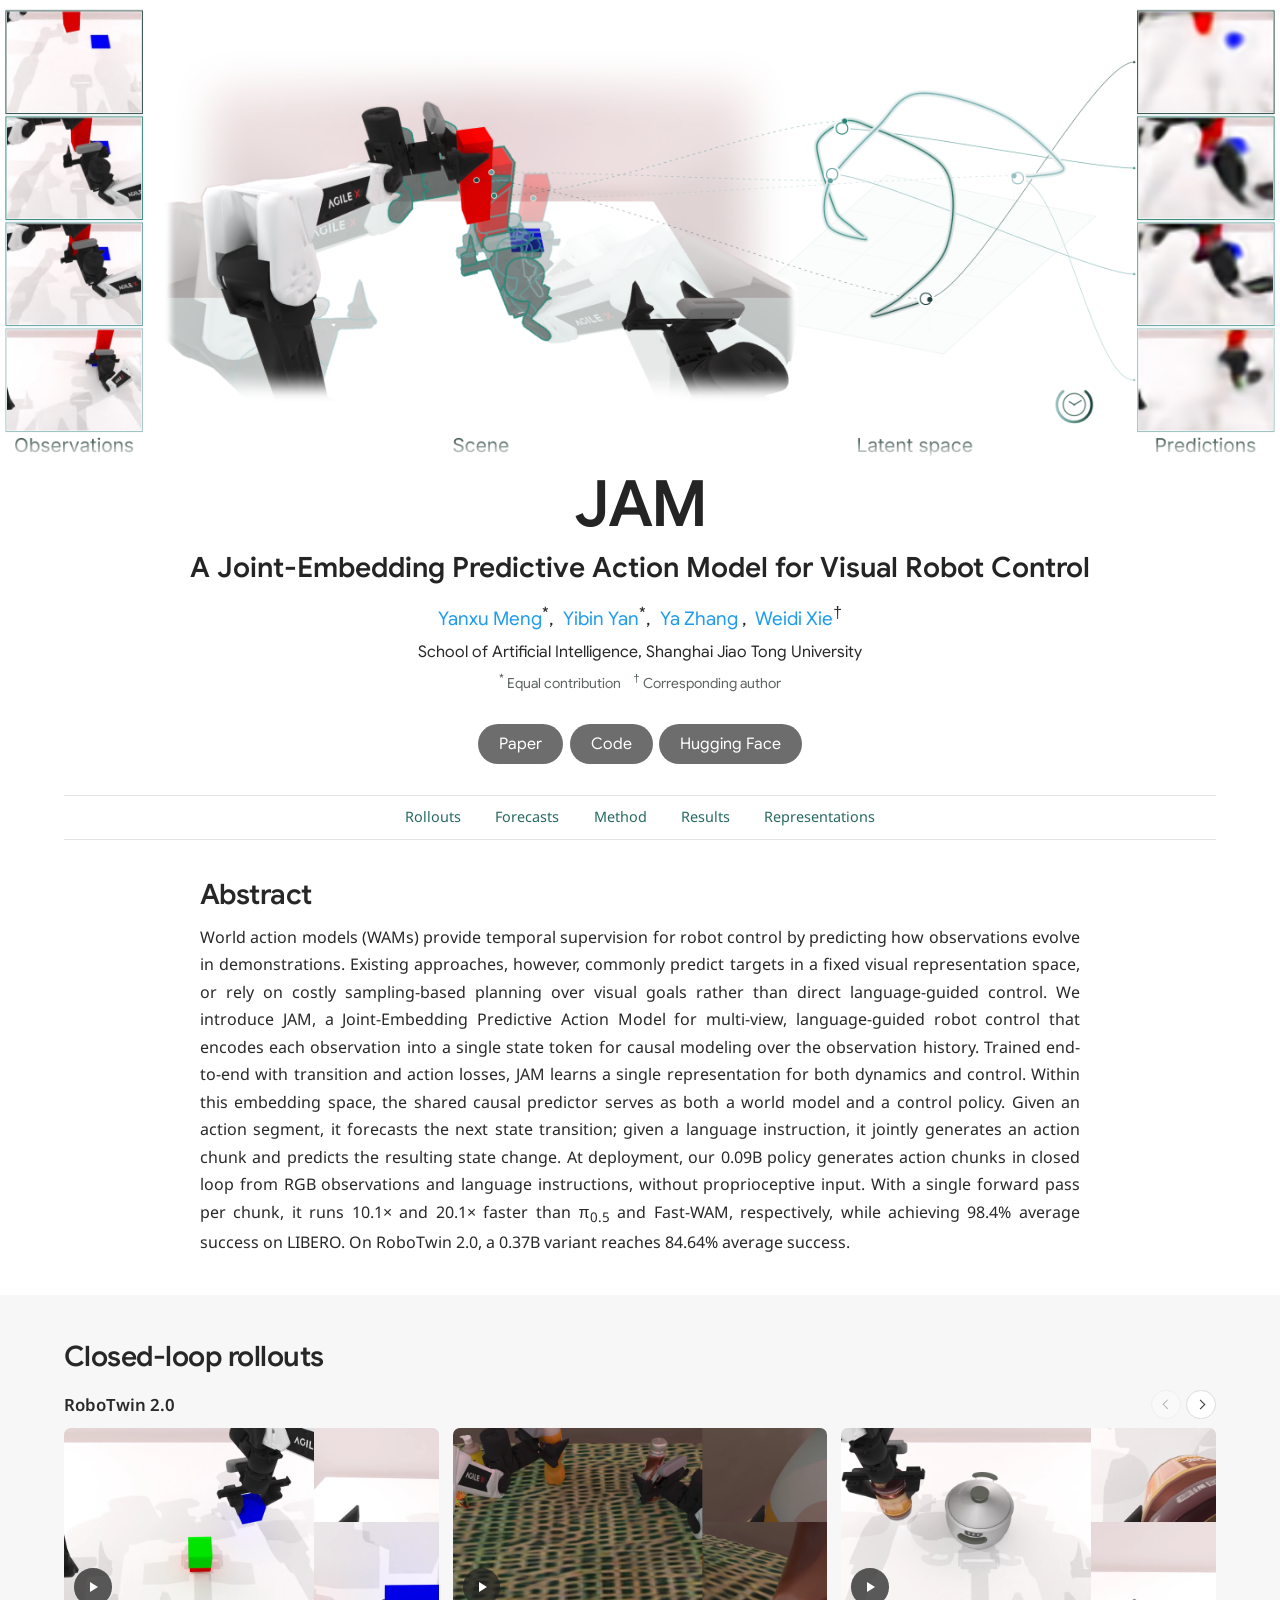
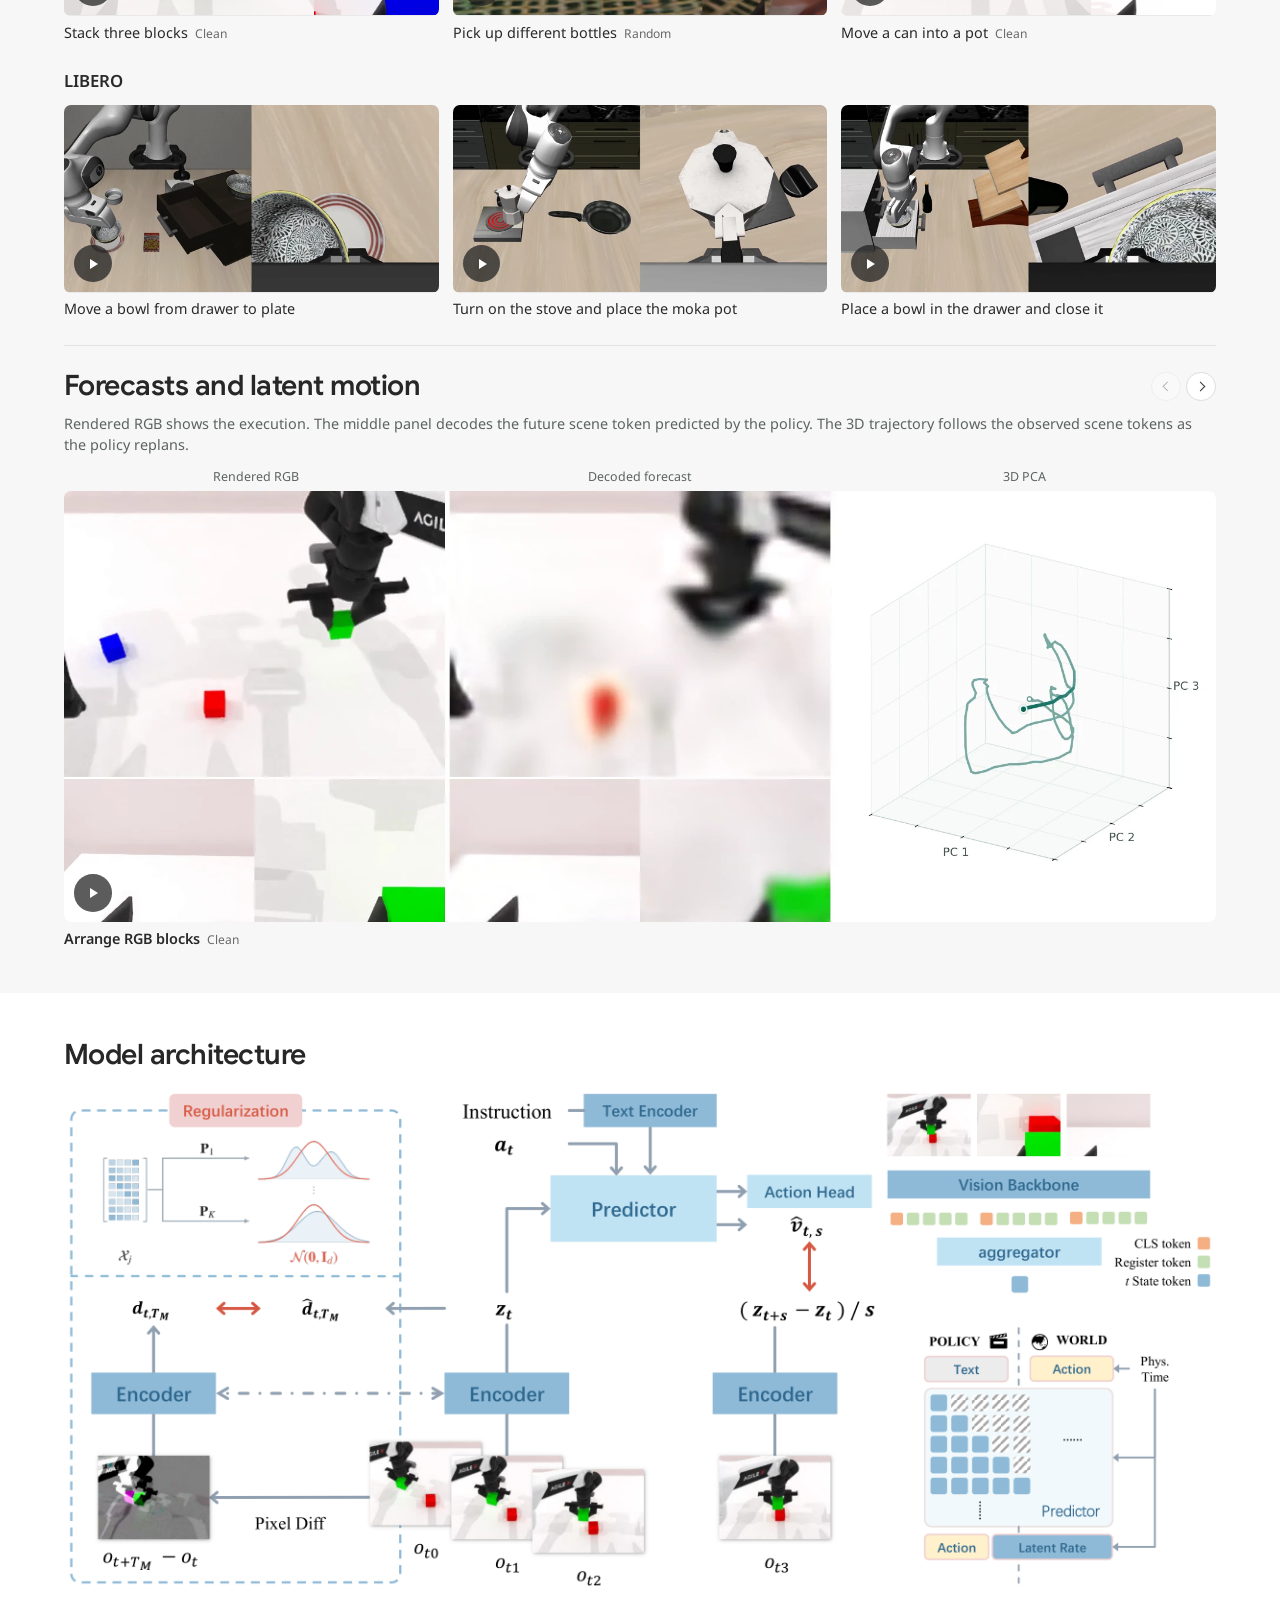
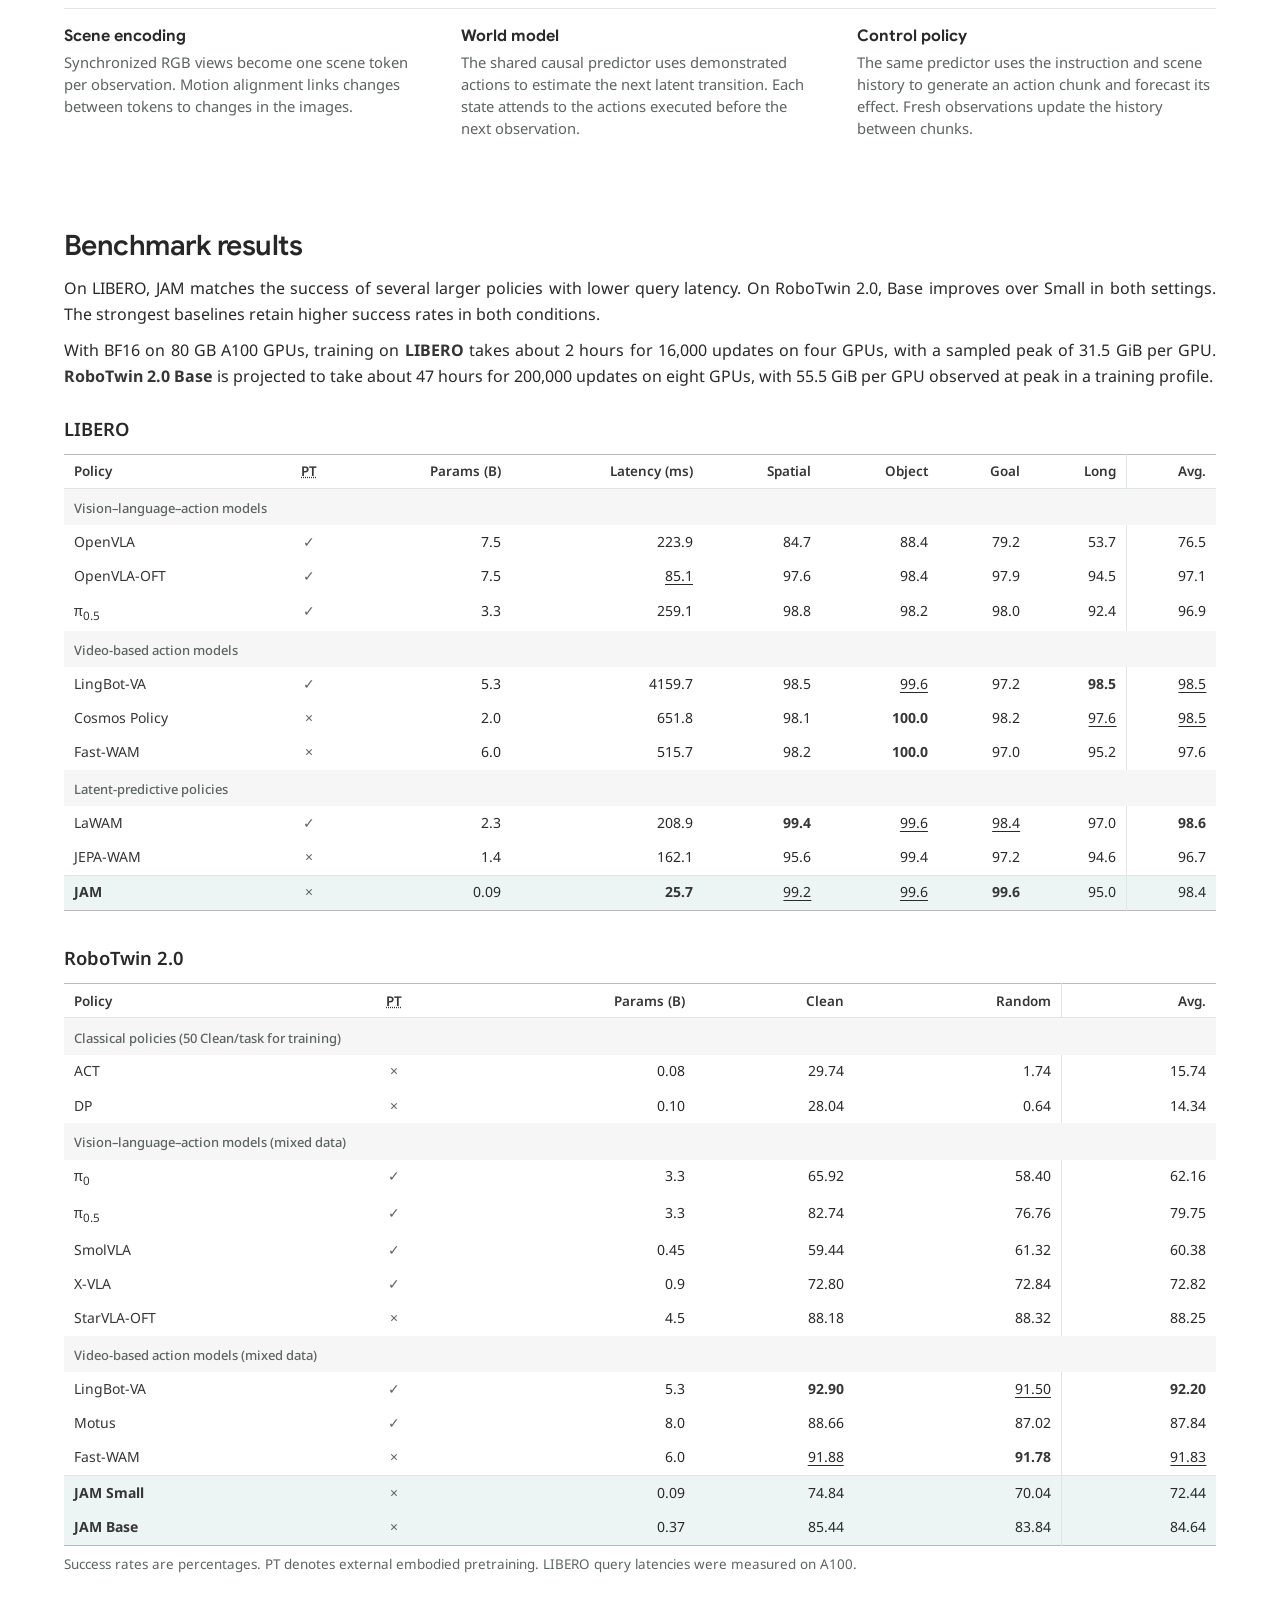
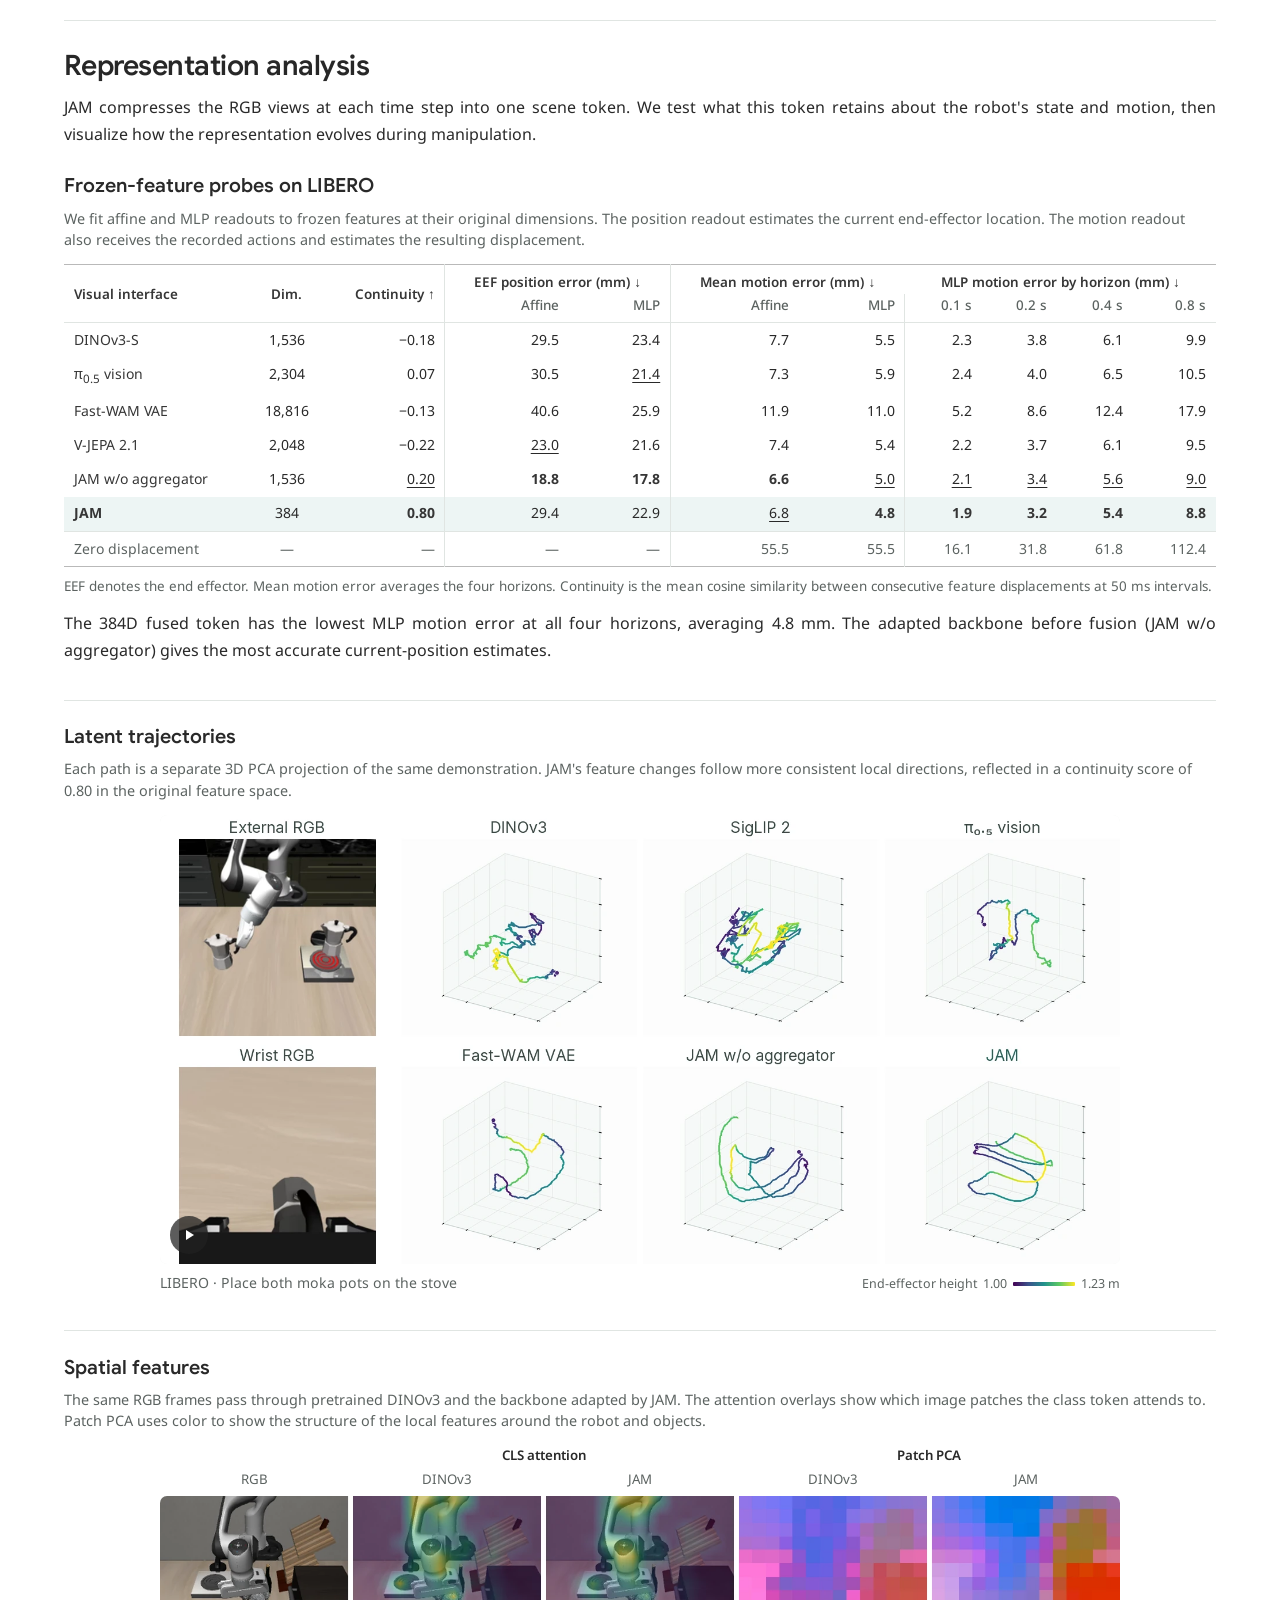
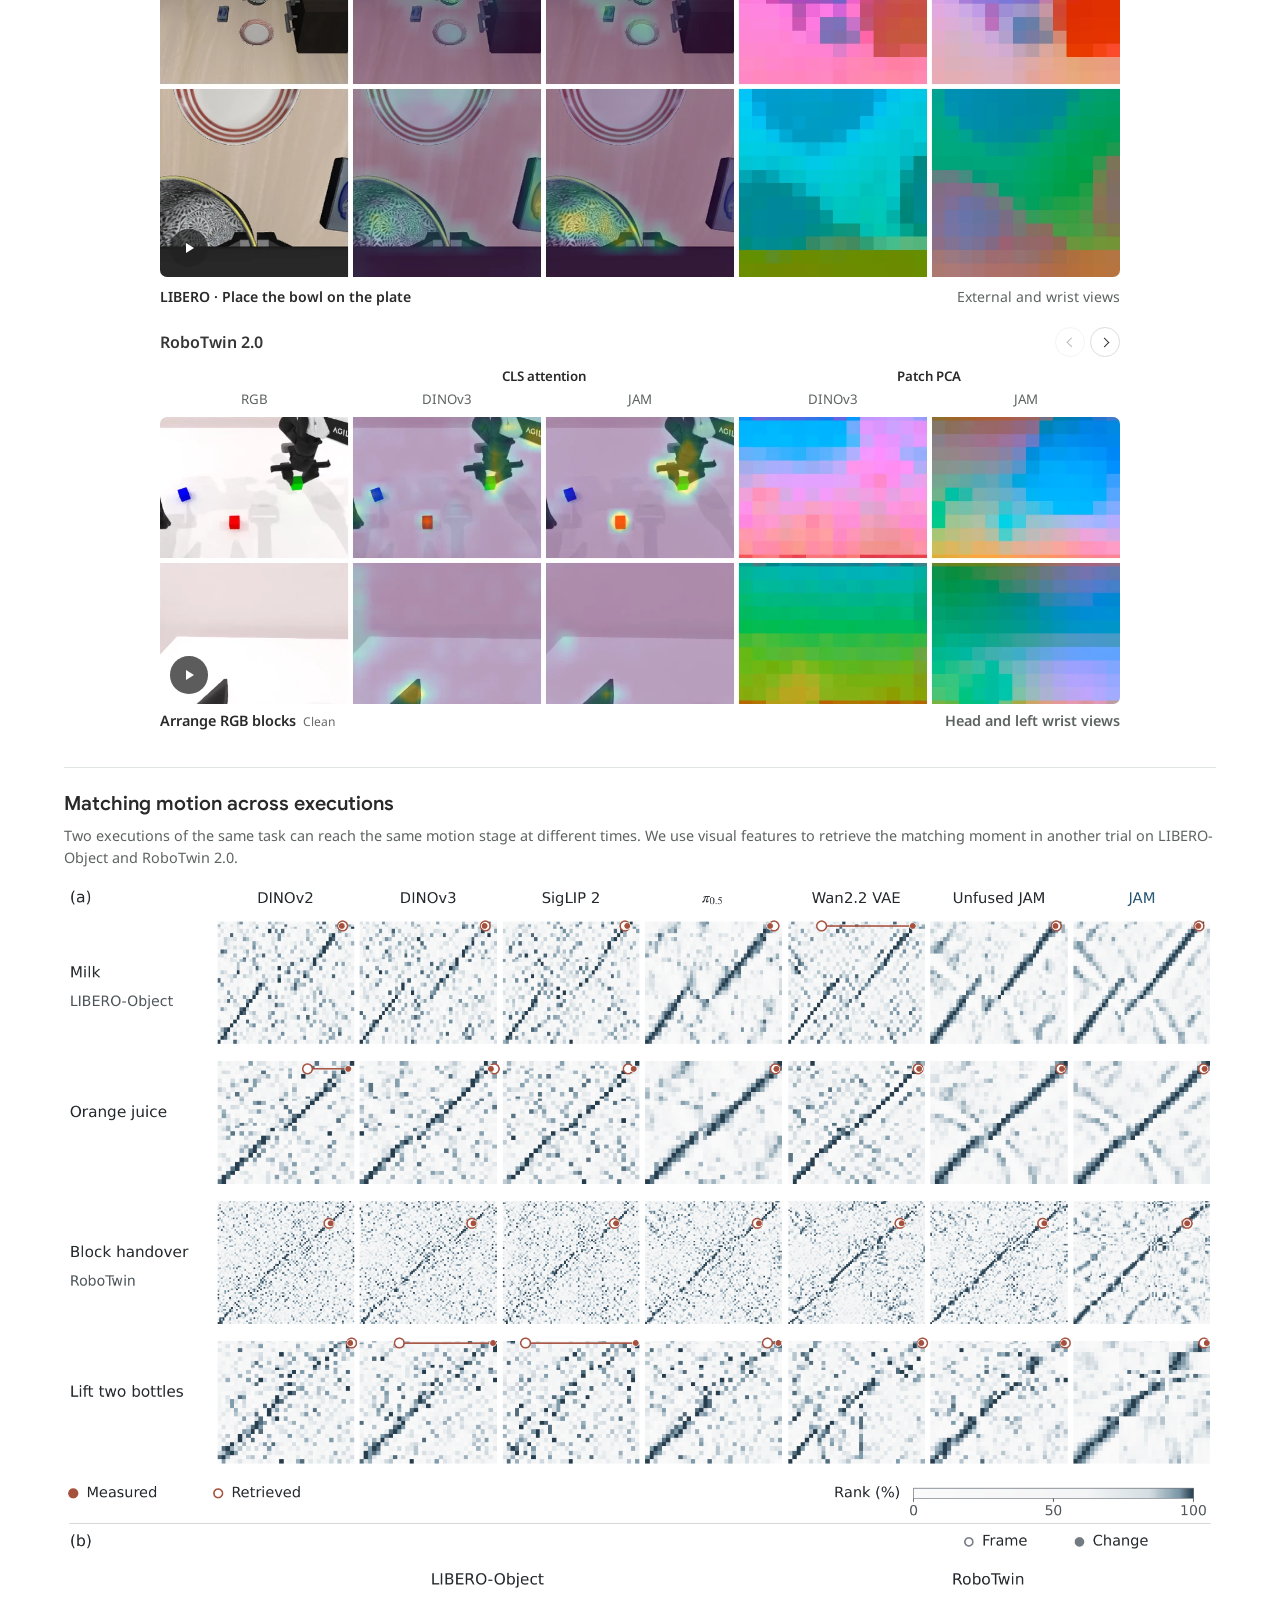
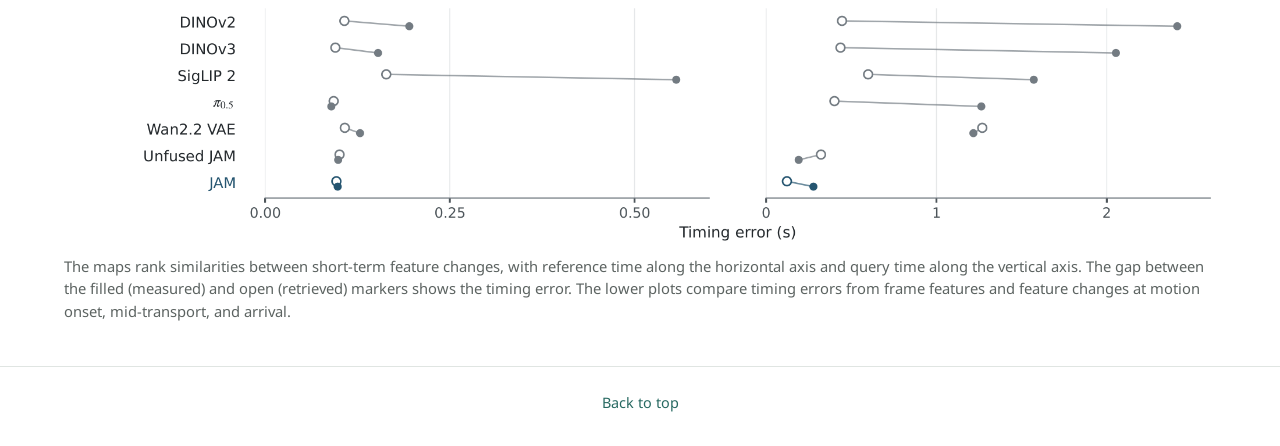
<file: Jam/index.html>
<!DOCTYPE html>
<html lang="en">
 <head>
  <meta charset="utf-8">
  <meta content="width=device-width, initial-scale=1" name="viewport">
  <meta content="JAM learns predictive visual states and language-guided control from multi-view observations." name="description">
  <title>
   JAM: A Joint-Embedding Predictive Action Model for Visual Robot Control
  </title>
  <link href="static/css/bulma.min.css" rel="stylesheet">
  <link href="static/css/index.css" rel="stylesheet">
  <link href="styles.css?v=fd26d55872" rel="stylesheet">
  <script defer src="hero.js">
  </script>
  <script defer src="gallery.js?v=c897190147">
  </script>
 </head>
 <body id="top">
  <section class="hero is-large" id="hero">
   <div class="hero-teaser">
    <img alt="Multi-view observations become scene tokens. Their latent trajectories support predicting future visual states and actions." fetchpriority="high" height="1048" src="assets/hero/teaser.webp" width="2920">
   </div>
   <div class="hero-body">
    <div class="container is-max-desktop">
     <div class="columns is-centered">
      <div class="column has-text-centered">
       <h1 class="title is-1 publication-title">
        <span class="project-name"><span class="visually-hidden">JAM</span><span aria-hidden="true"><span class="project-letter">J</span><span class="project-letter">A</span><span class="project-letter">M</span></span></span>
        <span class="paper-title">
         A Joint-Embedding Predictive Action Model for Visual Robot Control
        </span>
       </h1>
       <div class="publication-authors">
        <span class="author-block">
         <a href="https://github.com/Mengmouxu">
          Yanxu Meng</a><sup>*</sup>,
        </span>
        <span class="author-block">
         <a href="https://go2heart.github.io/">
          Yibin Yan</a><sup>*</sup>,
        </span>
        <span class="author-block">
         <a href="https://annzhanglion.github.io/">
          Ya Zhang
         </a>
         ,
        </span>
        <span class="author-block">
         <a href="https://weidixie.github.io/">
          Weidi Xie</a><sup>&dagger;</sup></span>
       </div>
       <div class="publication-authors affiliation">
        <span class="author-block">
         School of Artificial Intelligence, Shanghai Jiao Tong University
        </span>
       </div>
       <div class="publication-authors author-notes">
        <span class="author-block">
         <sup>
          *
         </sup>
         Equal contribution&nbsp;&nbsp;&nbsp;
         <sup>
          &dagger;
         </sup>
         Corresponding author
        </span>
       </div>
       <div class="column has-text-centered">
        <div aria-label="Project resources" class="publication-links">
         <button class="button is-normal is-rounded is-dark" disabled title="Link pending" type="button">
          Paper
         </button>
         <button class="button is-normal is-rounded is-dark" disabled title="Link pending" type="button">
          Code
         </button>
         <button class="button is-normal is-rounded is-dark" disabled title="Link pending" type="button">
          Hugging Face
         </button>
        </div>
       </div>
      </div>
     </div>
    </div>
   </div>
  </section>
  <main>
   <nav aria-label="On this page" class="section-nav page-width">
    <a href="#demo">Rollouts</a>
    <a href="#decoded-predictions">Forecasts</a>
    <a href="#architecture">Method</a>
    <a href="#results">Results</a>
    <a href="#representations">Representations</a>
   </nav>
   <section class="section" id="abstract">
    <div class="page-width abstract-content">
     <h2 class="title is-3">Abstract</h2>
     <p>World action models (WAMs) provide temporal supervision for robot control by predicting how observations evolve in demonstrations. Existing approaches, however, commonly predict targets in a fixed visual representation space, or rely on costly sampling-based planning over visual goals rather than direct language-guided control. We introduce JAM, a Joint-Embedding Predictive Action Model for multi-view, language-guided robot control that encodes each observation into a single state token for causal modeling over the observation history. Trained end-to-end with transition and action losses, JAM learns a single representation for both dynamics and control. Within this embedding space, the shared causal predictor serves as both a world model and a control policy. Given an action segment, it forecasts the next state transition; given a language instruction, it jointly generates an action chunk and predicts the resulting state change. At deployment, our 0.09B policy generates action chunks in closed loop from RGB observations and language instructions, without proprioceptive input. With a single forward pass per chunk, it runs 10.1&times; and 20.1&times; faster than &pi;<sub>0.5</sub> and Fast-WAM, respectively, while achieving 98.4% average success on LIBERO. On RoboTwin 2.0, a 0.37B variant reaches 84.64% average success.</p>
    </div>
   </section>
   <section class="section media-section" id="demo">
    <div class="page-width">
     <h2 class="title is-3">Closed-loop rollouts</h2>
     <div class="gallery-group">
      <div class="media-rail">
       <div class="rail-heading">
        <h3 class="gallery-title">
         RoboTwin 2.0
        </h3>
        <div class="rail-nav">
         <button aria-controls="robotwin-2-0-clips" aria-label="Previous RoboTwin 2.0 videos" class="rail-arrow previous" hidden type="button">
         </button>
         <button aria-controls="robotwin-2-0-clips" aria-label="More RoboTwin 2.0 videos" class="rail-arrow next" hidden type="button">
         </button>
        </div>
       </div>
       <div class="media-viewport">
        <div aria-label="RoboTwin 2.0 videos" class="media-track" id="robotwin-2-0-clips" role="region" tabindex="0">
         <figure data-case-seed="100001" data-condition="clean">
          <div class="video-frame">
           <video aria-label="RoboTwin 2.0 · Stack three blocks · Clean, three ray-traced camera views" controls height="960" playsinline poster="assets/robotwin-200k-refresh/rollouts/clean-stack-blocks-three/rollout.webp?v=0586b998ed" preload="none" width="1920">
            <source src="assets/robotwin-200k-refresh/rollouts/clean-stack-blocks-three/rollout.webm?v=99287574c8" type="video/webm">
            <source src="assets/robotwin-200k-refresh/rollouts/clean-stack-blocks-three/rollout.mp4?v=ad7ec606fc" type="video/mp4">
            Your browser does not support video playback.
           </video>
          </div>
          <figcaption>Stack three blocks <span class="clip-condition">Clean</span></figcaption>
         </figure>
         <figure data-case-seed="100005" data-condition="random">
          <div class="video-frame">
           <video aria-label="RoboTwin 2.0 · Pick up different bottles · Random, three ray-traced camera views" controls height="960" playsinline poster="assets/robotwin-200k-refresh/rollouts/random-pick-diverse-bottles/rollout.webp?v=265cdc3696" preload="none" width="1920">
            <source src="assets/robotwin-200k-refresh/rollouts/random-pick-diverse-bottles/rollout.webm?v=14e061c08f" type="video/webm">
            <source src="assets/robotwin-200k-refresh/rollouts/random-pick-diverse-bottles/rollout.mp4?v=b4aa9b41f9" type="video/mp4">
            Your browser does not support video playback.
           </video>
          </div>
          <figcaption>Pick up different bottles <span class="clip-condition">Random</span></figcaption>
         </figure>
         <figure data-case-seed="100000" data-condition="clean">
          <div class="video-frame">
           <video aria-label="RoboTwin 2.0 · Move a can into a pot · Clean, three ray-traced camera views" controls height="960" playsinline poster="assets/robotwin-200k-refresh/rollouts/clean-move-can-pot/rollout.webp?v=3045b78e60" preload="none" width="1920">
            <source src="assets/robotwin-200k-refresh/rollouts/clean-move-can-pot/rollout.webm?v=48c03a5c94" type="video/webm">
            <source src="assets/robotwin-200k-refresh/rollouts/clean-move-can-pot/rollout.mp4?v=d945ecf061" type="video/mp4">
            Your browser does not support video playback.
           </video>
          </div>
          <figcaption>Move a can into a pot <span class="clip-condition">Clean</span></figcaption>
         </figure>
         <figure data-case-seed="100004" data-condition="random">
          <div class="video-frame">
           <video aria-label="RoboTwin 2.0 · Scan an object · Random, three ray-traced camera views" controls height="960" playsinline poster="assets/robotwin-200k-refresh/rollouts/random-scan-object/rollout.webp?v=203a612401" preload="none" width="1920">
            <source src="assets/robotwin-200k-refresh/rollouts/random-scan-object/rollout.webm?v=cf9a240f2d" type="video/webm">
            <source src="assets/robotwin-200k-refresh/rollouts/random-scan-object/rollout.mp4?v=620eb8acc7" type="video/mp4">
            Your browser does not support video playback.
           </video>
          </div>
          <figcaption>Scan an object <span class="clip-condition">Random</span></figcaption>
         </figure>
         <figure data-case-seed="100000" data-condition="clean">
          <div class="video-frame">
           <video aria-label="RoboTwin 2.0 · Place bread in a basket · Clean, three ray-traced camera views" controls height="960" playsinline poster="assets/robotwin-200k-refresh/rollouts/clean-place-bread-basket/rollout.webp?v=b36ff5c167" preload="none" width="1920">
            <source src="assets/robotwin-200k-refresh/rollouts/clean-place-bread-basket/rollout.webm?v=97b55e4f5d" type="video/webm">
            <source src="assets/robotwin-200k-refresh/rollouts/clean-place-bread-basket/rollout.mp4?v=0d44efc7b8" type="video/mp4">
            Your browser does not support video playback.
           </video>
          </div>
          <figcaption>Place bread in a basket <span class="clip-condition">Clean</span></figcaption>
         </figure>
         <figure data-case-seed="100000" data-condition="random">
          <div class="video-frame">
           <video aria-label="RoboTwin 2.0 · Pick up a paint roller · Random, three ray-traced camera views" controls height="960" playsinline poster="assets/robotwin-200k-refresh/rollouts/random-grab-roller/rollout.webp?v=c7df8dea4d" preload="none" width="1920">
            <source src="assets/robotwin-200k-refresh/rollouts/random-grab-roller/rollout.webm?v=1fa617cd5a" type="video/webm">
            <source src="assets/robotwin-200k-refresh/rollouts/random-grab-roller/rollout.mp4?v=212568e138" type="video/mp4">
            Your browser does not support video playback.
           </video>
          </div>
          <figcaption>Pick up a paint roller <span class="clip-condition">Random</span></figcaption>
         </figure>
         <figure data-case-seed="100010" data-condition="clean">
          <div class="video-frame">
           <video aria-label="RoboTwin 2.0 · Empty a bin into a larger bin · Clean, three ray-traced camera views" controls height="960" playsinline poster="assets/robotwin-200k-refresh/rollouts/clean-dump-bin-bigbin-seed100010/rollout.webp?v=c580f84288" preload="none" width="1920">
            <source src="assets/robotwin-200k-refresh/rollouts/clean-dump-bin-bigbin-seed100010/rollout.webm?v=7066b6aaeb" type="video/webm">
            <source src="assets/robotwin-200k-refresh/rollouts/clean-dump-bin-bigbin-seed100010/rollout.mp4?v=16226d3bf6" type="video/mp4">
            Your browser does not support video playback.
           </video>
          </div>
          <figcaption>Empty a bin into a larger bin <span class="clip-condition">Clean</span></figcaption>
         </figure>
        </div>
       </div>
      </div>
     </div>
     <div class="gallery-group">
      <div class="media-rail">
       <div class="rail-heading">
        <h3 class="gallery-title">
         LIBERO
        </h3>
        <div class="rail-nav">
         <button aria-controls="libero-clips" aria-label="Previous LIBERO videos" class="rail-arrow previous" hidden type="button">
         </button>
         <button aria-controls="libero-clips" aria-label="More LIBERO videos" class="rail-arrow next" hidden type="button">
         </button>
        </div>
       </div>
       <div class="media-viewport">
        <div aria-label="LIBERO videos" class="media-track" id="libero-clips" role="region" tabindex="0">
         <figure class="video-tile">
          <div class="video-frame">
           <video aria-label="Move a bowl from drawer to plate" controls height="768" playsinline poster="assets/multiview/libero_bowl.webp" preload="none" width="1536">
            <source src="assets/multiview/libero_bowl.webm" type="video/webm">
            <source src="assets/multiview/libero_bowl.mp4" type="video/mp4">
            Your browser does not support video playback.
           </video>
          </div>
          <figcaption>
           Move a bowl from drawer to plate
          </figcaption>
         </figure>
         <figure class="video-tile">
          <div class="video-frame">
           <video aria-label="Turn on the stove and place the moka pot" controls height="768" playsinline poster="assets/multiview/libero_stove.webp" preload="none" width="1536">
            <source src="assets/multiview/libero_stove.webm" type="video/webm">
            <source src="assets/multiview/libero_stove.mp4" type="video/mp4">
            Your browser does not support video playback.
           </video>
          </div>
          <figcaption>
           Turn on the stove and place the moka pot
          </figcaption>
         </figure>
         <figure class="video-tile">
          <div class="video-frame">
           <video aria-label="Place a bowl in the drawer and close it" controls height="768" playsinline poster="assets/multiview/libero_drawer.webp" preload="none" width="1536">
            <source src="assets/multiview/libero_drawer.webm" type="video/webm">
            <source src="assets/multiview/libero_drawer.mp4" type="video/mp4">
            Your browser does not support video playback.
           </video>
          </div>
          <figcaption>
           Place a bowl in the drawer and close it
          </figcaption>
         </figure>
        </div>
       </div>
      </div>
     </div>
    </div>
   </section>
   <section class="section media-section" id="decoded-predictions">
    <div class="page-width">
     <div class="media-rail showcase-rail">
      <div class="rail-heading">
       <h2 class="title is-3">
        Forecasts and latent motion
       </h2>
       <div class="rail-nav">
        <button aria-controls="forecast-and-latent-dynamics-clips" aria-label="Previous Forecast and latent dynamics videos" class="rail-arrow previous" hidden type="button">
        </button>
        <button aria-controls="forecast-and-latent-dynamics-clips" aria-label="More Forecast and latent dynamics videos" class="rail-arrow next" hidden type="button">
        </button>
       </div>
      </div>
      <p class="comparison-note">
       Rendered RGB shows the execution. The middle panel decodes the future scene token predicted by the policy. The 3D trajectory follows the observed scene tokens as the policy replans.
      </p>
      <div class="media-viewport">
       <div aria-label="Forecast and latent dynamics videos" class="media-track" id="forecast-and-latent-dynamics-clips" role="region" tabindex="0">
        <figure class="decode-example" data-case-seed="100000" data-condition="clean">
         <div class="decode-view-labels">
          <span>Rendered RGB</span>
          <span>Decoded forecast</span>
          <span>3D PCA</span>
         </div>
        <div class="video-frame">
         <video aria-label="Arrange RGB blocks · Clean, rendered RGB, decoded forecast and latent motion" controls height="724" playsinline poster="assets/robotwin-200k-refresh/orbit/clean-blocks-ranking-rgb/forecast.webp?v=2d02691a58" preload="none" width="1936">
          <source src="assets/robotwin-200k-refresh/orbit/clean-blocks-ranking-rgb/forecast.webm?v=85b11004b3" type="video/webm">
          <source src="assets/robotwin-200k-refresh/orbit/clean-blocks-ranking-rgb/forecast.mp4?v=3acb846816" type="video/mp4">
          Your browser does not support video playback.
         </video>
        </div>
         <figcaption>Arrange RGB blocks <span class="clip-condition">Clean</span></figcaption>
        </figure>
        <figure class="decode-example" data-case-seed="100001" data-condition="random">
         <div class="decode-view-labels">
          <span>Rendered RGB</span>
          <span>Decoded forecast</span>
          <span>3D PCA</span>
         </div>
        <div class="video-frame">
         <video aria-label="Place a burger and fries on a tray · Random, rendered RGB, decoded forecast and latent motion" controls height="724" playsinline poster="assets/robotwin-200k-refresh/orbit/random-place-burger-fries/forecast.webp?v=9867e15e9b" preload="none" width="1936">
          <source src="assets/robotwin-200k-refresh/orbit/random-place-burger-fries/forecast.webm?v=31c2f35632" type="video/webm">
          <source src="assets/robotwin-200k-refresh/orbit/random-place-burger-fries/forecast.mp4?v=2f935493a6" type="video/mp4">
          Your browser does not support video playback.
         </video>
        </div>
         <figcaption>Place a burger and fries on a tray <span class="clip-condition">Random</span></figcaption>
        </figure>
        <figure class="decode-example" data-case-seed="100002" data-condition="random">
         <div class="decode-view-labels">
          <span>Rendered RGB</span>
          <span>Decoded forecast</span>
          <span>3D PCA</span>
         </div>
        <div class="video-frame">
         <video aria-label="Place two cans in a box · Random, rendered RGB, decoded forecast and latent motion" controls height="724" playsinline poster="assets/robotwin-200k-refresh/orbit/random-place-cans-plasticbox/forecast.webp?v=1717054070" preload="none" width="1936">
          <source src="assets/robotwin-200k-refresh/orbit/random-place-cans-plasticbox/forecast.webm?v=1d4619a585" type="video/webm">
          <source src="assets/robotwin-200k-refresh/orbit/random-place-cans-plasticbox/forecast.mp4?v=a6040be549" type="video/mp4">
          Your browser does not support video playback.
         </video>
        </div>
         <figcaption>Place two cans in a box <span class="clip-condition">Random</span></figcaption>
        </figure>
        <figure class="decode-example" data-case-seed="100001" data-condition="clean">
         <div class="decode-view-labels">
          <span>Rendered RGB</span>
          <span>Decoded forecast</span>
          <span>3D PCA</span>
         </div>
        <div class="video-frame">
         <video aria-label="Stack three bowls · Clean, rendered RGB, decoded forecast and latent motion" controls height="724" playsinline poster="assets/robotwin-200k-refresh/orbit/clean-stack-bowls-three/forecast.webp?v=49a2e0bbd6" preload="none" width="1936">
          <source src="assets/robotwin-200k-refresh/orbit/clean-stack-bowls-three/forecast.webm?v=733632989f" type="video/webm">
          <source src="assets/robotwin-200k-refresh/orbit/clean-stack-bowls-three/forecast.mp4?v=8b2d7eaa67" type="video/mp4">
          Your browser does not support video playback.
         </video>
        </div>
         <figcaption>Stack three bowls <span class="clip-condition">Clean</span></figcaption>
        </figure>
        <figure class="decode-example" data-case-seed="100000" data-condition="random">
         <div class="decode-view-labels">
          <span>Rendered RGB</span>
          <span>Decoded forecast</span>
          <span>3D PCA</span>
         </div>
        <div class="video-frame">
         <video aria-label="Hand over a microphone · Random, rendered RGB, decoded forecast and latent motion" controls height="724" playsinline poster="assets/robotwin-200k-refresh/orbit/random-handover-mic/forecast.webp?v=cc98549b3f" preload="none" width="1936">
          <source src="assets/robotwin-200k-refresh/orbit/random-handover-mic/forecast.webm?v=492d929520" type="video/webm">
          <source src="assets/robotwin-200k-refresh/orbit/random-handover-mic/forecast.mp4?v=eb46e639c8" type="video/mp4">
          Your browser does not support video playback.
         </video>
        </div>
         <figcaption>Hand over a microphone <span class="clip-condition">Random</span></figcaption>
        </figure>
        <figure class="decode-example" data-case-seed="100000" data-condition="random">
         <div class="decode-view-labels">
          <span>Rendered RGB</span>
          <span>Decoded forecast</span>
          <span>3D PCA</span>
         </div>
        <div class="video-frame">
         <video aria-label="Hang a mug · Random, rendered RGB, decoded forecast and latent motion" controls height="724" playsinline poster="assets/robotwin-200k-refresh/orbit/random-hanging-mug/forecast.webp?v=b277003513" preload="none" width="1936">
          <source src="assets/robotwin-200k-refresh/orbit/random-hanging-mug/forecast.webm?v=50f773e53a" type="video/webm">
          <source src="assets/robotwin-200k-refresh/orbit/random-hanging-mug/forecast.mp4?v=9fe5296ca2" type="video/mp4">
          Your browser does not support video playback.
         </video>
        </div>
         <figcaption>Hang a mug <span class="clip-condition">Random</span></figcaption>
        </figure>
        <figure class="decode-example" data-case-seed="100004" data-condition="clean">
         <div class="decode-view-labels">
          <span>Rendered RGB</span>
          <span>Decoded forecast</span>
          <span>3D PCA</span>
         </div>
        <div class="video-frame">
         <video aria-label="Place a pair of shoes · Clean, rendered RGB, decoded forecast and latent motion" controls height="724" playsinline poster="assets/robotwin-200k-refresh/orbit/clean-place-dual-shoes/forecast.webp?v=dcf805bb98" preload="none" width="1936">
          <source src="assets/robotwin-200k-refresh/orbit/clean-place-dual-shoes/forecast.webm?v=9ff60070ef" type="video/webm">
          <source src="assets/robotwin-200k-refresh/orbit/clean-place-dual-shoes/forecast.mp4?v=ef131a01a2" type="video/mp4">
          Your browser does not support video playback.
         </video>
        </div>
         <figcaption>Place a pair of shoes <span class="clip-condition">Clean</span></figcaption>
        </figure>
        <figure class="decode-example" data-case-seed="100001" data-condition="clean">
         <div class="decode-view-labels">
          <span>Rendered RGB</span>
          <span>Decoded forecast</span>
          <span>3D PCA</span>
         </div>
        <div class="video-frame">
         <video aria-label="Open a laptop · Clean, rendered RGB, decoded forecast and latent motion" controls height="724" playsinline poster="assets/robotwin-200k-refresh/orbit/clean-open-laptop/forecast.webp?v=5608aa107d" preload="none" width="1936">
          <source src="assets/robotwin-200k-refresh/orbit/clean-open-laptop/forecast.webm?v=9fe00fae2a" type="video/webm">
          <source src="assets/robotwin-200k-refresh/orbit/clean-open-laptop/forecast.mp4?v=662d295b72" type="video/mp4">
          Your browser does not support video playback.
         </video>
        </div>
         <figcaption>Open a laptop <span class="clip-condition">Clean</span></figcaption>
        </figure>
        <figure class="decode-example" data-case-seed="100001" data-condition="clean">
         <div class="decode-view-labels">
          <span>Rendered RGB</span>
          <span>Decoded forecast</span>
          <span>3D PCA</span>
         </div>
        <div class="video-frame">
         <video aria-label="Place an object on a stand · Clean, rendered RGB, decoded forecast and latent motion" controls height="724" playsinline poster="assets/robotwin-200k-refresh/orbit/clean-place-object-stand/forecast.webp?v=b1c36ed6f0" preload="none" width="1936">
          <source src="assets/robotwin-200k-refresh/orbit/clean-place-object-stand/forecast.webm?v=dac0c44610" type="video/webm">
          <source src="assets/robotwin-200k-refresh/orbit/clean-place-object-stand/forecast.mp4?v=6f1da0a807" type="video/mp4">
          Your browser does not support video playback.
         </video>
        </div>
         <figcaption>Place an object on a stand <span class="clip-condition">Clean</span></figcaption>
        </figure>
        <figure class="decode-example" data-case-seed="100001" data-condition="clean">
         <div class="decode-view-labels">
          <span>Rendered RGB</span>
          <span>Decoded forecast</span>
          <span>3D PCA</span>
         </div>
        <div class="video-frame">
         <video aria-label="Stack three blocks · Clean, rendered RGB, decoded forecast and latent motion" controls height="724" playsinline poster="assets/robotwin-200k-refresh/orbit/clean-stack-blocks-three/forecast.webp?v=6efd2a013c" preload="none" width="1936">
          <source src="assets/robotwin-200k-refresh/orbit/clean-stack-blocks-three/forecast.webm?v=f89f5fa22b" type="video/webm">
          <source src="assets/robotwin-200k-refresh/orbit/clean-stack-blocks-three/forecast.mp4?v=e657641bf3" type="video/mp4">
          Your browser does not support video playback.
         </video>
        </div>
         <figcaption>Stack three blocks <span class="clip-condition">Clean</span></figcaption>
        </figure>
        <figure class="decode-example" data-case-seed="100003" data-condition="clean">
         <div class="decode-view-labels">
          <span>Rendered RGB</span>
          <span>Decoded forecast</span>
          <span>3D PCA</span>
         </div>
        <div class="video-frame">
         <video aria-label="Hand over a block · Clean, rendered RGB, decoded forecast and latent motion" controls height="724" playsinline poster="assets/robotwin-200k-refresh/orbit/clean-handover-block/forecast.webp?v=8861740dd1" preload="none" width="1936">
          <source src="assets/robotwin-200k-refresh/orbit/clean-handover-block/forecast.webm?v=814acf7414" type="video/webm">
          <source src="assets/robotwin-200k-refresh/orbit/clean-handover-block/forecast.mp4?v=960adc9e9a" type="video/mp4">
          Your browser does not support video playback.
         </video>
        </div>
         <figcaption>Hand over a block <span class="clip-condition">Clean</span></figcaption>
        </figure>
       </div>
      </div>
     </div>
    </div>
   </section>
   <section class="section" id="architecture">
    <div class="page-width">
     <h2 class="title is-3">Model architecture</h2>
     <figure class="paper-figure architecture-figure">
      <img alt="Multi-view encoder, shared causal predictor, and the regularization and conditioning used to train JAM." height="1050" loading="lazy" src="assets/figures/architecture.webp?v=cefccaccd9" width="2400">
      <figcaption class="architecture-notes">
       <div>
        <strong>Scene encoding</strong>
        Synchronized RGB views become one scene token per observation. Motion alignment links changes between tokens to changes in the images.
       </div>
       <div>
        <strong>World model</strong>
        The shared causal predictor uses demonstrated actions to estimate the next latent transition. Each state attends to the actions executed before the next observation.
       </div>
       <div>
        <strong>Control policy</strong>
        The same predictor uses the instruction and scene history to generate an action chunk and forecast its effect. Fresh observations update the history between chunks.
       </div>
      </figcaption>
     </figure>
    </div>
   </section>
   <section class="section" id="results">
    <div class="page-width">
     <h2 class="title is-3">Benchmark results</h2>
     <p class="section-copy">
      On LIBERO, JAM matches the success of several larger policies with lower query latency.
      On RoboTwin 2.0, Base improves over Small in both settings. The strongest baselines retain higher success rates in both conditions.
     </p>
     <p class="section-copy training-budget">
      With BF16 on 80 GB A100 GPUs, training on <strong>LIBERO</strong> takes about 2 hours for 16,000 updates on four GPUs,
      with a sampled peak of 31.5&nbsp;GiB per GPU.
      <strong>RoboTwin 2.0 Base</strong> is projected to take about 47 hours for 200,000 updates on eight GPUs,
      with 55.5&nbsp;GiB per GPU observed at peak in a training profile.
     </p>
     <div class="result-comparison">
      <h3 class="comparison-title">
       LIBERO
      </h3>
      <div aria-label="LIBERO benchmark comparison" class="table-scroll" role="region" tabindex="0">
       <table aria-label="LIBERO results" class="results-table libero-results">
        <thead>
         <tr>
          <th scope="col">
           Policy
          </th>
          <th scope="col">
           <abbr title="External embodied pretraining">
            PT
           </abbr>
          </th>
          <th scope="col">
           Params (B)
          </th>
          <th scope="col">
           Latency (ms)
          </th>
          <th scope="col">
           Spatial
          </th>
          <th scope="col">
           Object
          </th>
          <th scope="col">
           Goal
          </th>
          <th scope="col">
           Long
          </th>
          <th scope="col">
           Avg.
          </th>
         </tr>
        </thead>
        <tbody>
         <tr class="baseline-group">
          <th colspan="9" scope="rowgroup">
           Vision&ndash;language&ndash;action models
          </th>
         </tr>
         <tr>
          <th scope="row">
           OpenVLA
          </th>
          <td class="pretrain">
           <span aria-label="Yes">
            &checkmark;
           </span>
          </td>
          <td>
           7.5
          </td>
          <td>
           223.9
          </td>
          <td>
           84.7
          </td>
          <td>
           88.4
          </td>
          <td>
           79.2
          </td>
          <td>
           53.7
          </td>
          <td>
           76.5
          </td>
         </tr>
         <tr>
          <th scope="row">
           OpenVLA-OFT
          </th>
          <td class="pretrain">
           <span aria-label="Yes">
            &checkmark;
           </span>
          </td>
          <td>
           7.5
          </td>
          <td>
           <span class="second">
            85.1
           </span>
          </td>
          <td>
           97.6
          </td>
          <td>
           98.4
          </td>
          <td>
           97.9
          </td>
          <td>
           94.5
          </td>
          <td>
           97.1
          </td>
         </tr>
         <tr>
          <th scope="row">
           &pi;<sub>0.5</sub>
          </th>
          <td class="pretrain">
           <span aria-label="Yes">
            &checkmark;
           </span>
          </td>
          <td>
           3.3
          </td>
          <td>
           259.1
          </td>
          <td>
           98.8
          </td>
          <td>
           98.2
          </td>
          <td>
           98.0
          </td>
          <td>
           92.4
          </td>
          <td>
           96.9
          </td>
         </tr>
        </tbody>
        <tbody>
         <tr class="baseline-group">
          <th colspan="9" scope="rowgroup">
           Video-based action models
          </th>
         </tr>
         <tr>
          <th scope="row">
           LingBot-VA
          </th>
          <td class="pretrain">
           <span aria-label="Yes">
            &checkmark;
           </span>
          </td>
          <td>
           5.3
          </td>
          <td>
           4159.7
          </td>
          <td>
           98.5
          </td>
          <td>
           <span class="second">
            99.6
           </span>
          </td>
          <td>
           97.2
          </td>
          <td>
           <strong>
            98.5
           </strong>
          </td>
          <td>
           <span class="second">
            98.5
           </span>
          </td>
         </tr>
         <tr>
          <th scope="row">
           Cosmos Policy
          </th>
          <td class="pretrain">
           <span aria-label="No">
            &times;
           </span>
          </td>
          <td>
           2.0
          </td>
          <td>
           651.8
          </td>
          <td>
           98.1
          </td>
          <td>
           <strong>
            100.0
           </strong>
          </td>
          <td>
           98.2
          </td>
          <td>
           <span class="second">
            97.6
           </span>
          </td>
          <td>
           <span class="second">
            98.5
           </span>
          </td>
         </tr>
         <tr>
          <th scope="row">
           Fast-WAM
          </th>
          <td class="pretrain">
           <span aria-label="No">
            &times;
           </span>
          </td>
          <td>
           6.0
          </td>
          <td>
           515.7
          </td>
          <td>
           98.2
          </td>
          <td>
           <strong>
            100.0
           </strong>
          </td>
          <td>
           97.0
          </td>
          <td>
           95.2
          </td>
          <td>
           97.6
          </td>
         </tr>
        </tbody>
        <tbody>
         <tr class="baseline-group">
          <th colspan="9" scope="rowgroup">
           Latent-predictive policies
          </th>
         </tr>
         <tr>
          <th scope="row">
           LaWAM
          </th>
          <td class="pretrain">
           <span aria-label="Yes">
            &checkmark;
           </span>
          </td>
          <td>
           2.3
          </td>
          <td>
           208.9
          </td>
          <td>
           <strong>
            99.4
           </strong>
          </td>
          <td>
           <span class="second">
            99.6
           </span>
          </td>
          <td>
           <span class="second">
            98.4
           </span>
          </td>
          <td>
           97.0
          </td>
          <td>
           <strong>
            98.6
           </strong>
          </td>
         </tr>
         <tr>
          <th scope="row">
           JEPA-WAM
          </th>
          <td class="pretrain">
           <span aria-label="No">
            &times;
           </span>
          </td>
          <td>
           1.4
          </td>
          <td>
           162.1
          </td>
          <td>
           95.6
          </td>
          <td>
           99.4
          </td>
          <td>
           97.2
          </td>
          <td>
           94.6
          </td>
          <td>
           96.7
          </td>
         </tr>
        </tbody>
        <tbody>
         <tr class="jam-result">
          <th scope="row">
           JAM
          </th>
          <td class="pretrain">
           <span aria-label="No">
            &times;
           </span>
          </td>
          <td>
           0.09
          </td>
          <td>
           <strong>
            25.7
           </strong>
          </td>
          <td>
           <span class="second">
            99.2
           </span>
          </td>
          <td>
           <span class="second">
            99.6
           </span>
          </td>
          <td>
           <strong>
            99.6
           </strong>
          </td>
          <td>
           95.0
          </td>
          <td>
           98.4
          </td>
         </tr>
        </tbody>
       </table>
      </div>
     </div>
     <div class="result-comparison">
      <h3 class="comparison-title">
       RoboTwin 2.0
      </h3>
      <div aria-label="RoboTwin 2.0 benchmark comparison" class="table-scroll" role="region" tabindex="0">
       <table aria-label="RoboTwin 2.0 results" class="results-table robotwin-results">
        <thead>
         <tr>
          <th scope="col">
           Policy
          </th>
          <th scope="col">
           <abbr title="External embodied pretraining">
            PT
           </abbr>
          </th>
          <th scope="col">
           Params (B)
          </th>
          <th scope="col">
           Clean
          </th>
          <th scope="col">
           Random
          </th>
          <th scope="col">
           Avg.
          </th>
         </tr>
        </thead>
        <tbody>
         <tr class="baseline-group">
          <th colspan="6" scope="rowgroup">
           Classical policies (50 Clean/task for training)
          </th>
         </tr>
         <tr>
          <th scope="row">
           ACT
          </th>
          <td class="pretrain">
           <span aria-label="No">
            &times;
           </span>
          </td>
          <td>
           0.08
          </td>
          <td>
           29.74
          </td>
          <td>
           1.74
          </td>
          <td>
           15.74
          </td>
         </tr>
         <tr>
          <th scope="row">
           DP
          </th>
          <td class="pretrain">
           <span aria-label="No">
            &times;
           </span>
          </td>
          <td>
           0.10
          </td>
          <td>
           28.04
          </td>
          <td>
           0.64
          </td>
          <td>
           14.34
          </td>
         </tr>
        </tbody>
        <tbody>
         <tr class="baseline-group">
          <th colspan="6" scope="rowgroup">
           Vision&ndash;language&ndash;action models (mixed data)
          </th>
         </tr>
         <tr>
          <th scope="row">
           &pi;<sub>0</sub>
          </th>
          <td class="pretrain">
           <span aria-label="Yes">
            &checkmark;
           </span>
          </td>
          <td>
           3.3
          </td>
          <td>
           65.92
          </td>
          <td>
           58.40
          </td>
          <td>
           62.16
          </td>
         </tr>
         <tr>
          <th scope="row">
           &pi;<sub>0.5</sub>
          </th>
          <td class="pretrain">
           <span aria-label="Yes">
            &checkmark;
           </span>
          </td>
          <td>
           3.3
          </td>
          <td>
           82.74
          </td>
          <td>
           76.76
          </td>
          <td>
           79.75
          </td>
         </tr>
         <tr>
          <th scope="row">
           SmolVLA
          </th>
          <td class="pretrain">
           <span aria-label="Yes">
            &checkmark;
           </span>
          </td>
          <td>
           0.45
          </td>
          <td>
           59.44
          </td>
          <td>
           61.32
          </td>
          <td>
           60.38
          </td>
         </tr>
         <tr>
          <th scope="row">
           X-VLA
          </th>
          <td class="pretrain">
           <span aria-label="Yes">
            &checkmark;
           </span>
          </td>
          <td>
           0.9
          </td>
          <td>
           72.80
          </td>
          <td>
           72.84
          </td>
          <td>
           72.82
          </td>
         </tr>
         <tr>
          <th scope="row">
           StarVLA-OFT
          </th>
          <td class="pretrain">
           <span aria-label="No">
            &times;
           </span>
          </td>
          <td>
           4.5
          </td>
          <td>
           88.18
          </td>
          <td>
           88.32
          </td>
          <td>
           88.25
          </td>
         </tr>
        </tbody>
        <tbody>
         <tr class="baseline-group">
          <th colspan="6" scope="rowgroup">
           Video-based action models (mixed data)
          </th>
         </tr>
         <tr>
          <th scope="row">
           LingBot-VA
          </th>
          <td class="pretrain">
           <span aria-label="Yes">
            &checkmark;
           </span>
          </td>
          <td>
           5.3
          </td>
          <td>
           <strong>
            92.90
           </strong>
          </td>
          <td>
           <span class="second">
            91.50
           </span>
          </td>
          <td>
           <strong>
            92.20
           </strong>
          </td>
         </tr>
         <tr>
          <th scope="row">
           Motus
          </th>
          <td class="pretrain">
           <span aria-label="Yes">
            &checkmark;
           </span>
          </td>
          <td>
           8.0
          </td>
          <td>
           88.66
          </td>
          <td>
           87.02
          </td>
          <td>
           87.84
          </td>
         </tr>
         <tr>
          <th scope="row">
           Fast-WAM
          </th>
          <td class="pretrain">
           <span aria-label="No">
            &times;
           </span>
          </td>
          <td>
           6.0
          </td>
          <td>
           <span class="second">
            91.88
           </span>
          </td>
          <td>
           <strong>
            91.78
           </strong>
          </td>
          <td>
           <span class="second">
            91.83
           </span>
          </td>
         </tr>
        </tbody>
        <tbody>
         <tr class="jam-result">
          <th scope="row">
           JAM Small
          </th>
          <td class="pretrain">
           <span aria-label="No">
            &times;
           </span>
          </td>
          <td>
           0.09
          </td>
          <td>
           74.84
          </td>
          <td>
           70.04
          </td>
          <td>
           72.44
          </td>
         </tr>
         <tr class="jam-result">
          <th scope="row">
           JAM Base
          </th>
          <td class="pretrain">
           <span aria-label="No">
            &times;
           </span>
          </td>
          <td>
           0.37
          </td>
          <td>
           85.44
          </td>
          <td>
           83.84
          </td>
          <td>
           84.64
          </td>
         </tr>
        </tbody>
       </table>
      </div>
     </div>
     <p class="table-note">
      Success rates are percentages. PT denotes external embodied pretraining. LIBERO query latencies were measured on A100.
     </p>
    </div>
   </section>
   <section class="section" id="representations">
    <div class="page-width">
     <h2 class="title is-3">Representation analysis</h2>
     <p class="section-copy">
      JAM compresses the RGB views at each time step into one scene token. We test what this token retains about the robot's state and motion, then visualize how the representation evolves during manipulation.
     </p>
     <section aria-labelledby="probe-title" class="analysis-block">
      <h3 class="analysis-title" id="probe-title">Frozen-feature probes on LIBERO</h3>
      <p class="comparison-note">
       We fit affine and MLP readouts to frozen features at their original dimensions. The position readout estimates the current end-effector location. The motion readout also receives the recorded actions and estimates the resulting displacement.
      </p>
      <div aria-labelledby="probe-title" class="table-scroll" role="region" tabindex="0">
       <table aria-describedby="probe-note" aria-labelledby="probe-title" class="results-table probe-results">
        <colgroup span="3"></colgroup>
        <colgroup span="2"></colgroup>
        <colgroup span="2"></colgroup>
        <colgroup span="4"></colgroup>
        <thead>
         <tr>
          <th rowspan="2" scope="col">Visual interface</th>
          <th rowspan="2" scope="col">Dim.</th>
          <th rowspan="2" scope="col">Continuity ↑</th>
          <th colspan="2" scope="colgroup">EEF position error (mm) ↓</th>
          <th colspan="2" scope="colgroup">Mean motion error (mm) ↓</th>
          <th colspan="4" scope="colgroup">MLP motion error by horizon (mm) ↓</th>
         </tr>
         <tr>
          <th scope="col">Affine</th>
          <th scope="col">MLP</th>
          <th scope="col">Affine</th>
          <th scope="col">MLP</th>
          <th scope="col">0.1&nbsp;s</th>
          <th scope="col">0.2&nbsp;s</th>
          <th scope="col">0.4&nbsp;s</th>
          <th scope="col">0.8&nbsp;s</th>
         </tr>
        </thead>
        <tbody>
         <tr>
          <th scope="row">DINOv3-S</th>
          <td>1,536</td>
          <td>&minus;0.18</td>
          <td>29.5</td>
          <td>23.4</td>
          <td>7.7</td>
          <td>5.5</td>
          <td>2.3</td>
          <td>3.8</td>
          <td>6.1</td>
          <td>9.9</td>
         </tr>
         <tr>
          <th scope="row">π<sub>0.5</sub> vision</th>
          <td>2,304</td>
          <td>0.07</td>
          <td>30.5</td>
          <td><span class="second">21.4</span></td>
          <td>7.3</td>
          <td>5.9</td>
          <td>2.4</td>
          <td>4.0</td>
          <td>6.5</td>
          <td>10.5</td>
         </tr>
         <tr>
          <th scope="row">Fast-WAM VAE</th>
          <td>18,816</td>
          <td>&minus;0.13</td>
          <td>40.6</td>
          <td>25.9</td>
          <td>11.9</td>
          <td>11.0</td>
          <td>5.2</td>
          <td>8.6</td>
          <td>12.4</td>
          <td>17.9</td>
         </tr>
         <tr>
          <th scope="row">V-JEPA 2.1</th>
          <td>2,048</td>
          <td>&minus;0.22</td>
          <td><span class="second">23.0</span></td>
          <td>21.6</td>
          <td>7.4</td>
          <td>5.4</td>
          <td>2.2</td>
          <td>3.7</td>
          <td>6.1</td>
          <td>9.5</td>
         </tr>
         <tr>
          <th scope="row">JAM w/o aggregator</th>
          <td>1,536</td>
          <td><span class="second">0.20</span></td>
          <td><strong>18.8</strong></td>
          <td><strong>17.8</strong></td>
          <td><strong>6.6</strong></td>
          <td><span class="second">5.0</span></td>
          <td><span class="second">2.1</span></td>
          <td><span class="second">3.4</span></td>
          <td><span class="second">5.6</span></td>
          <td><span class="second">9.0</span></td>
         </tr>
         <tr class="jam-result">
          <th scope="row">JAM</th>
          <td>384</td>
          <td><strong>0.80</strong></td>
          <td>29.4</td>
          <td>22.9</td>
          <td><span class="second">6.8</span></td>
          <td><strong>4.8</strong></td>
          <td><strong>1.9</strong></td>
          <td><strong>3.2</strong></td>
          <td><strong>5.4</strong></td>
          <td><strong>8.8</strong></td>
         </tr>
         <tr>
          <th scope="row">Zero displacement</th>
          <td>&mdash;</td>
          <td>&mdash;</td>
          <td>&mdash;</td>
          <td>&mdash;</td>
          <td>55.5</td>
          <td>55.5</td>
          <td>16.1</td>
          <td>31.8</td>
          <td>61.8</td>
          <td>112.4</td>
         </tr>
        </tbody>
       </table>
      </div>
      <p class="table-note" id="probe-note">
       EEF denotes the end effector. Mean motion error averages the four horizons. Continuity is the mean cosine similarity between consecutive feature displacements at 50&nbsp;ms intervals.
      </p>
      <p class="section-copy analysis-takeaway">
       The 384D fused token has the lowest MLP motion error at all four horizons, averaging 4.8&nbsp;mm. The adapted backbone before fusion (JAM w/o aggregator) gives the most accurate current-position estimates.
      </p>
     </section>
     <section aria-labelledby="trajectory-title" class="analysis-block">
      <h3 class="analysis-title" id="trajectory-title">Latent trajectories</h3>
      <p class="comparison-note">
       Each path is a separate 3D PCA projection of the same demonstration. JAM's feature changes follow more consistent local directions, reflected in a continuity score of 0.80 in the original feature space.
      </p>
      <figure class="representation-film trajectory-film">
       <div class="video-frame trajectory-desktop">
        <video aria-label="Six PCA trajectories with the same LIBERO moka pot demonstration" controls height="780" playsinline poster="assets/representations/trajectory.webp?v=792b46087b" preload="none" width="1668">
         <source src="assets/representations/trajectory.webm?v=33e73768c4" type="video/webm">
         <source src="assets/representations/trajectory.mp4?v=3d95732812" type="video/mp4">
         Your browser does not support video playback.
        </video>
       </div>
       <div class="video-frame trajectory-mobile">
        <video aria-label="Six PCA trajectories with the same LIBERO moka pot demonstration" controls height="1572" playsinline poster="assets/representations/trajectory-mobile.webp?v=d6d0fa901a" preload="none" width="828">
         <source src="assets/representations/trajectory-mobile.webm?v=80537ae009" type="video/webm">
         <source src="assets/representations/trajectory-mobile.mp4?v=7c58890a79" type="video/mp4">
         Your browser does not support video playback.
        </video>
       </div>
       <figcaption class="trajectory-caption">
        <span>LIBERO · Place both moka pots on the stove</span>
        <span class="trace-legend">
         <span>End-effector height</span>
         <span>1.00</span>
         <span aria-hidden="true" class="height-scale"></span>
         <span>1.23 m</span>
        </span>
       </figcaption>
      </figure>
     </section>
     <section aria-labelledby="spatial-title" class="analysis-block">
      <h3 class="analysis-title" id="spatial-title">Spatial features</h3>
      <p class="comparison-note">
       The same RGB frames pass through pretrained DINOv3 and the backbone adapted by JAM. The attention overlays show which image patches the class token attends to. Patch PCA uses color to show the structure of the local features around the robot and objects.
      </p>
      <figure class="representation-film feature-film">
       <div aria-hidden="true" class="feature-labels">
        <span class="rgb-label">RGB</span>
        <span class="feature-group">CLS attention</span>
        <span class="feature-group">Patch PCA</span>
        <span>DINOv3</span>
        <span>JAM</span>
        <span>DINOv3</span>
        <span>JAM</span>
       </div>
       <div class="video-frame">
        <video aria-label="LIBERO · Place the bowl on the plate, RGB, DINOv3 and JAM attention and patch PCA" controls height="648" playsinline poster="assets/representations/spatial-libero.webp?v=85868164d1" preload="none" width="1632">
         <source src="assets/representations/spatial-libero.webm?v=fcf4d60822" type="video/webm">
         <source src="assets/representations/spatial-libero.mp4?v=3ce3dcc5d9" type="video/mp4">
         Your browser does not support video playback.
        </video>
       </div>
       <figcaption class="feature-caption">
        <strong>LIBERO · Place the bowl on the plate</strong>
        <span>External and wrist views</span>
       </figcaption>
      </figure>
      <div class="representation-film media-rail showcase-rail spatial-rail">
 <div class="rail-heading">
  <h4 class="title is-6">RoboTwin 2.0</h4>
  <div class="rail-nav">
   <button aria-controls="robotwin-spatial-clips" aria-label="Previous RoboTwin feature video" class="rail-arrow previous" hidden type="button"></button>
   <button aria-controls="robotwin-spatial-clips" aria-label="Next RoboTwin feature video" class="rail-arrow next" hidden type="button"></button>
  </div>
 </div>
 <div class="media-viewport">
  <div aria-label="RoboTwin spatial feature videos" class="media-track" id="robotwin-spatial-clips" role="region" tabindex="0">
   <figure class="feature-film" data-case-seed="100000" data-condition="clean">
    <div aria-hidden="true" class="feature-labels">
     <span class="rgb-label">RGB</span>
     <span class="feature-group">CLS attention</span>
     <span class="feature-group">Patch PCA</span>
     <span>DINOv3</span>
     <span>JAM</span>
     <span>DINOv3</span>
     <span>JAM</span>
    </div>
   <div class="video-frame">
    <video aria-label="RoboTwin 2.0 · Arrange RGB blocks · Clean, DINOv3 and JAM spatial features" controls height="488" playsinline poster="assets/robotwin-200k/clean-blocks-ranking-rgb/spatial.webp?v=8e6f5aeab2" preload="none" width="1632">
     <source src="assets/robotwin-200k/clean-blocks-ranking-rgb/spatial.webm?v=e5069b1576" type="video/webm">
     <source src="assets/robotwin-200k/clean-blocks-ranking-rgb/spatial.mp4?v=b93523a04b" type="video/mp4">
     Your browser does not support video playback.
    </video>
   </div>
    <figcaption class="feature-caption">
     <strong>Arrange RGB blocks <span class="clip-condition">Clean</span></strong>
     <span>Head and left wrist views</span>
    </figcaption>
   </figure>
   <figure class="feature-film" data-case-seed="100002" data-condition="random">
    <div aria-hidden="true" class="feature-labels">
     <span class="rgb-label">RGB</span>
     <span class="feature-group">CLS attention</span>
     <span class="feature-group">Patch PCA</span>
     <span>DINOv3</span>
     <span>JAM</span>
     <span>DINOv3</span>
     <span>JAM</span>
    </div>
   <div class="video-frame">
    <video aria-label="RoboTwin 2.0 · Place two cans in a box · Random, DINOv3 and JAM spatial features" controls height="488" playsinline poster="assets/robotwin-200k/random-place-cans-plasticbox/spatial.webp?v=0d739b4016" preload="none" width="1632">
     <source src="assets/robotwin-200k/random-place-cans-plasticbox/spatial.webm?v=47a50a1ff9" type="video/webm">
     <source src="assets/robotwin-200k/random-place-cans-plasticbox/spatial.mp4?v=3308195fb0" type="video/mp4">
     Your browser does not support video playback.
    </video>
   </div>
    <figcaption class="feature-caption">
     <strong>Place two cans in a box <span class="clip-condition">Random</span></strong>
     <span>Head and left wrist views</span>
    </figcaption>
   </figure>
   <figure class="feature-film" data-case-seed="100000" data-condition="random">
    <div aria-hidden="true" class="feature-labels">
     <span class="rgb-label">RGB</span>
     <span class="feature-group">CLS attention</span>
     <span class="feature-group">Patch PCA</span>
     <span>DINOv3</span>
     <span>JAM</span>
     <span>DINOv3</span>
     <span>JAM</span>
    </div>
   <div class="video-frame">
    <video aria-label="RoboTwin 2.0 · Hand over a microphone · Random, DINOv3 and JAM spatial features" controls height="488" playsinline poster="assets/robotwin-200k/random-handover-mic/spatial.webp?v=d551d3b840" preload="none" width="1632">
     <source src="assets/robotwin-200k/random-handover-mic/spatial.webm?v=9a33f9b04a" type="video/webm">
     <source src="assets/robotwin-200k/random-handover-mic/spatial.mp4?v=d756a04037" type="video/mp4">
     Your browser does not support video playback.
    </video>
   </div>
    <figcaption class="feature-caption">
     <strong>Hand over a microphone <span class="clip-condition">Random</span></strong>
     <span>Head and right wrist views</span>
    </figcaption>
   </figure>
   <figure class="feature-film" data-case-seed="100000" data-condition="random">
    <div aria-hidden="true" class="feature-labels">
     <span class="rgb-label">RGB</span>
     <span class="feature-group">CLS attention</span>
     <span class="feature-group">Patch PCA</span>
     <span>DINOv3</span>
     <span>JAM</span>
     <span>DINOv3</span>
     <span>JAM</span>
    </div>
   <div class="video-frame">
    <video aria-label="RoboTwin 2.0 · Hang a mug · Random, DINOv3 and JAM spatial features" controls height="488" playsinline poster="assets/robotwin-200k/random-hanging-mug/spatial.webp?v=68c8666867" preload="none" width="1632">
     <source src="assets/robotwin-200k/random-hanging-mug/spatial.webm?v=9d7d47fd00" type="video/webm">
     <source src="assets/robotwin-200k/random-hanging-mug/spatial.mp4?v=b855a67da7" type="video/mp4">
     Your browser does not support video playback.
    </video>
   </div>
    <figcaption class="feature-caption">
     <strong>Hang a mug <span class="clip-condition">Random</span></strong>
     <span>Head and right wrist views</span>
    </figcaption>
   </figure>
   <figure class="feature-film" data-case-seed="100001" data-condition="clean">
    <div aria-hidden="true" class="feature-labels">
     <span class="rgb-label">RGB</span>
     <span class="feature-group">CLS attention</span>
     <span class="feature-group">Patch PCA</span>
     <span>DINOv3</span>
     <span>JAM</span>
     <span>DINOv3</span>
     <span>JAM</span>
    </div>
   <div class="video-frame">
    <video aria-label="RoboTwin 2.0 · Open a laptop · Clean, DINOv3 and JAM spatial features" controls height="488" playsinline poster="assets/robotwin-200k/clean-open-laptop/spatial.webp?v=fb5ddeab02" preload="none" width="1632">
     <source src="assets/robotwin-200k/clean-open-laptop/spatial.webm?v=792600e374" type="video/webm">
     <source src="assets/robotwin-200k/clean-open-laptop/spatial.mp4?v=99fe13cc4e" type="video/mp4">
     Your browser does not support video playback.
    </video>
   </div>
    <figcaption class="feature-caption">
     <strong>Open a laptop <span class="clip-condition">Clean</span></strong>
     <span>Head and right wrist views</span>
    </figcaption>
   </figure>
  </div>
 </div>
</div>
     </section>
     <section aria-labelledby="alignment-title" class="analysis-block">
      <h3 class="analysis-title" id="alignment-title">Matching motion across executions</h3>
      <p class="comparison-note">
       Two executions of the same task can reach the same motion stage at different times. We use visual features to retrieve the matching moment in another trial on LIBERO-Object and RoboTwin 2.0.
      </p>
      <figure class="paper-figure motion-alignment-figure">
       <div aria-label="Cross-execution motion alignment figure" class="table-scroll" role="region" tabindex="0">
        <img alt="Similarity maps for seven visual interfaces on four tasks, with frame-based and change-based timing errors on LIBERO-Object and RoboTwin 2.0." height="1656" loading="lazy" src="assets/representations/cross-execution-alignment.webp?v=c50d92d048" width="1980">
       </div>
       <figcaption>
        The maps rank similarities between short-term feature changes, with reference time along the horizontal axis and query time along the vertical axis.
        The gap between the filled (measured) and open (retrieved) markers shows the timing error.
        The lower plots compare timing errors from frame features and feature changes at motion onset, mid-transport, and arrival.
       </figcaption>
      </figure>
     </section>
    </div>
   </section>
  </main>
  <footer class="site-footer">
   <a href="#top">
    Back to top
   </a>
  </footer>
 </body>
</html>
</file>
<file: jam/static/css/index.css>
body {
  font-family: 'Noto Sans', sans-serif;
}

.logo{
  display: inline-block;
  width: 100px;  /* adjust as needed */
  height: 100px;  /* adjust as needed */
  background-image: url('../../../assets/Figures/emojis/monkey_video.png');
  background-size: contain;
  background-repeat: no-repeat;
  background-position: center;
  vertical-align: middle;
}

.emoji {
  font-family: 'Noto Color Emoji', sans-serif;
}

.small-caps {
  font-variant: small-caps;
  font-size: 5rem; /* Increased font size for the title */

}


.footer .icon-link {
    font-size: 25px;
    color: #000;
}

.link-block a {
    margin-top: 5px;
    margin-bottom: 5px;
}

.dnerf {
  font-variant: small-caps;
}


.teaser .hero-body {
  padding-top: 0;
  padding-bottom: 3rem;
}

.teaser {
  font-family: 'Google Sans', sans-serif;
}


.publication-title {
}

.publication-banner {
  max-height: parent;

}

.publication-banner video {
  position: relative;
  left: auto;
  top: auto;
  transform: none;
  object-fit: fit;
}

.publication-header .hero-body {
}

.publication-title {
    font-family: 'Google Sans', sans-serif;
}

.publication-authors {
    font-family: 'Google Sans', sans-serif;
}

.publication-venue {
    color: #555;
    width: fit-content;
    font-weight: bold;
}

.publication-awards {
    color: #ff3860;
    width: fit-content;
    font-weight: bolder;
}

.publication-authors {
}

.publication-authors a {
   color: hsl(204, 86%, 53%) !important;
}

.publication-authors a:hover {
    text-decoration: underline;
}

.author-block {
  display: inline-block;
}

.publication-banner img {
}

.publication-authors {
  /*color: #4286f4;*/
}

.publication-video {
    position: relative;
    width: 100%;
    height: 0;
    padding-bottom: 56.25%;

    overflow: hidden;
    border-radius: 10px !important;
}

.publication-video iframe {
    position: absolute;
    top: 0;
    left: 0;
    width: 100%;
    height: 100%;
}

.publication-body img {
}

.results-carousel {
  overflow: hidden;
}

.results-carousel .item {
  margin: 5px;
  overflow: hidden;
  border: 1px solid #bbb;
  border-radius: 10px;
  padding: 0;
  font-size: 0;
}

.results-carousel video {
  margin: 0;
}


.interpolation-panel {
  background: #f5f5f5;
  border-radius: 10px;
}

.interpolation-panel .interpolation-image {
  width: 100%;
  border-radius: 5px;
}

.interpolation-video-column {
}

.interpolation-panel .slider {
  margin: 0 !important;
}

.interpolation-panel .slider {
  margin: 0 !important;
}

#interpolation-image-wrapper {
  width: 100%;
}
#interpolation-image-wrapper img {
  border-radius: 5px;
}
</file>
<file: jam/styles.css>
@font-face {
  font-family: "Google Sans";
  src: url("assets/fonts/google-sans.woff2") format("woff2");
  font-weight: 400 700;
  font-display: swap;
}

@font-face {
  font-family: "Noto Sans";
  src: url("assets/fonts/noto-sans.woff2") format("woff2");
  font-weight: 400 700;
  font-display: swap;
}

:root {
  --text: #292929;
  --muted: #5c6361;
  --rule: #e0e5e2;
  --accent: #276961;
  --media-bg: #f6f7f6;
  --page-width: 72rem;
  --page-gutter: 1.5rem;
  --teaser-width: min(100%, 1460px);
}

body {
  color: var(--text);
  line-height: 1.65;
}

#hero {
  position: relative;
  isolation: isolate;
}

.hero-teaser {
  width: var(--teaser-width);
  margin: 0 auto;
  position: relative;
  overflow: hidden;
}

.hero-teaser img {
  display: block;
  width: 100%;
  height: auto;
  mask-image: linear-gradient(to bottom, #000 0 96%, transparent 100%);
  -webkit-mask-image: linear-gradient(to bottom, #000 0 96%, transparent 100%);
  transform-origin: center top;
  transform: scale(var(--teaser-zoom, 1));
  filter: blur(var(--teaser-blur, 0px));
}

.hero-teaser::after {
  content: "";
  position: absolute;
  inset: 0;
  background: linear-gradient(to bottom, #ffffff33, #fff);
  opacity: var(--teaser-fade, 0);
  pointer-events: none;
}

#hero .hero-body {
  padding: 0.55rem var(--page-gutter) 1.2rem;
}

#hero .publication-title {
  color: #242424;
  margin-bottom: 1rem;
  line-height: 1.12;
}

.project-name {
  display: block;
  position: relative;
  overflow: hidden;
  padding-block: 0.015em 0.065em;
  font-size: clamp(3rem, 5.5vw, 4rem);
  font-weight: 700;
  letter-spacing: -0.035em;
}

.visually-hidden {
  position: absolute;
  width: 1px;
  height: 1px;
  padding: 0;
  overflow: hidden;
  clip-path: inset(50%);
  white-space: nowrap;
}

.project-letter {
  display: inline-block;
  animation: project-letter-reveal 0.86s cubic-bezier(0.21, 0.72, 0.23, 1) both;
}

.project-letter:nth-child(2) {
  animation-delay: 0.08s;
}

.project-letter:nth-child(3) {
  animation-delay: 0.16s;
}

@keyframes project-letter-reveal {
  from {
    color: var(--accent);
    opacity: 0;
    transform: translateY(0.62em);
  }

  to {
    color: inherit;
    opacity: 1;
    transform: translateY(0);
  }
}

.paper-title {
  display: block;
  margin-top: 0.4rem;
  font-size: clamp(1.25rem, 2.25vw, 1.75rem);
  font-weight: 600;
  line-height: 1.2;
  text-wrap: balance;
}

.publication-authors {
  font-size: 1.18rem;
  line-height: 1.5;
}

.author-block {
  margin-inline: 0.18rem;
}

.affiliation {
  margin-top: 0.42rem;
  font-size: 1rem;
}

.author-notes {
  margin-top: 0.38rem;
  color: var(--muted);
  font-size: 0.87rem;
}

.publication-links {
  display: flex;
  flex-wrap: wrap;
  justify-content: center;
  gap: 0.42rem;
  margin-top: 1.05rem;
}

.publication-links .button {
  min-width: 5.1rem;
  font-family: "Google Sans", sans-serif;
}

.publication-links .button:disabled {
  opacity: 0.72;
}

.page-width {
  width: 100%;
  max-width: var(--page-width);
  margin-inline: auto;
}

.section-nav {
  max-width: min(var(--page-width), calc(100% - 2 * var(--page-gutter)));
  display: flex;
  flex-wrap: wrap;
  justify-content: center;
  gap: 0.3rem clamp(0.55rem, 2.8vw, 2.15rem);
  padding-block: 0.6rem;
  border-block: 1px solid var(--rule);
  font-size: 0.9rem;
}

.section-nav a,
.site-footer a {
  color: var(--accent);
}

.section-nav a:hover,
.site-footer a:hover {
  text-decoration: underline;
  text-underline-offset: 0.2em;
}

.section {
  padding: 2.8rem var(--page-gutter);
  scroll-margin-top: 1.5rem;
}

.section .title.is-3 {
  color: #272727;
  font-family: "Google Sans", sans-serif;
  font-size: clamp(1.45rem, 2.2vw, 1.82rem);
  letter-spacing: -0.018em;
  line-height: 1.22;
  margin-bottom: 0.7rem;
}

#abstract {
  padding-block: clamp(1.85rem, 3vw, 2.7rem);
}

.abstract-content {
  max-width: 55rem;
  line-height: 1.72;
}

.abstract-content p,
.section-copy {
  text-align: justify;
  hyphens: auto;
}

.paper-figure {
  margin: 1.25rem 0 0;
}

.paper-figure img {
  display: block;
  width: 100%;
  height: auto;
  margin-inline: auto;
}

.paper-figure figcaption {
  margin-top: 0.62rem;
  font-size: 0.92rem;
  line-height: 1.5;
  color: var(--muted);
}

.architecture-figure {
  margin-top: 1rem;
}

.architecture-figure .architecture-notes {
  display: grid;
  grid-template-columns: repeat(3, minmax(0, 1fr));
  gap: clamp(1.1rem, 3vw, 2.35rem);
  border-top: 1px solid var(--rule);
  margin-top: 1rem;
  padding-top: 0.9rem;
}

.architecture-notes strong {
  display: block;
  margin-bottom: 0.22rem;
  color: var(--text);
  font-family: "Google Sans", sans-serif;
  font-size: 1rem;
}

.media-section {
  background: var(--media-bg);
}

#demo {
  padding-bottom: 1.45rem;
}

#demo .title {
  margin-bottom: 0.95rem;
}

#decoded-predictions {
  padding-top: 0.2rem;
}

#decoded-predictions .page-width {
  padding-top: 1.45rem;
  border-top: 1px solid var(--rule);
}

.gallery-title {
  margin: 0;
  font-size: 1.05rem;
  font-weight: 600;
}

.gallery-group + .gallery-group {
  margin-top: 1.5rem;
}

.media-rail {
  --track-gap: 0.85rem;
}

.rail-heading {
  display: flex;
  align-items: center;
  justify-content: space-between;
  gap: 0.8rem;
  min-height: 1.9rem;
  margin-bottom: 0.55rem;
}

.section .rail-heading .title {
  margin: 0;
}

.rail-nav {
  display: flex;
  flex: none;
  gap: 0.35rem;
}

.media-viewport {
  position: relative;
}

.media-track {
  display: grid;
  grid-auto-flow: column;
  grid-auto-columns: calc((100% - 2 * var(--track-gap)) / 3);
  align-items: start;
  gap: var(--track-gap);
  overflow-x: auto;
  scroll-snap-type: x mandatory;
  scroll-behavior: smooth;
  scrollbar-width: none;
}

.media-track::-webkit-scrollbar {
  display: none;
}

.showcase-rail .media-track {
  grid-auto-columns: 100%;
}

.media-track > figure {
  min-width: 0;
  scroll-snap-align: start;
}

.media-track:focus-visible {
  outline: 2px solid #367b79;
  outline-offset: 3px;
}

.media-viewport::before,
.media-viewport::after {
  content: "";
  position: absolute;
  top: 0;
  bottom: 1.7rem;
  width: 1.25rem;
  z-index: 1;
  opacity: 0;
  pointer-events: none;
  transition: opacity 0.15s ease;
}

.media-viewport::before {
  left: 0;
  background: linear-gradient(to right, var(--media-bg), transparent);
}

.media-viewport::after {
  right: 0;
  background: linear-gradient(to left, var(--media-bg), transparent);
}

.media-rail[data-before] .media-viewport::before,
.media-rail[data-after] .media-viewport::after {
  opacity: 1;
}

.rail-arrow {
  display: grid;
  place-items: center;
  width: 1.85rem;
  height: 1.85rem;
  padding: 0;
  border: 1px solid #ddd;
  border-radius: 50%;
  color: #343434;
  background: #fff;
  cursor: pointer;
}

.rail-arrow:hover {
  background: #f0f0f0;
}

.rail-arrow:focus-visible {
  outline: 2px solid #367b79;
  outline-offset: 2px;
}

.rail-arrow[hidden] {
  display: none;
}

.rail-arrow::before {
  content: "";
  width: 0.43rem;
  height: 0.43rem;
  border-right: 1.5px solid currentColor;
  border-top: 1.5px solid currentColor;
  transform: translateX(-1px) rotate(45deg);
}

.rail-arrow.previous::before {
  transform: translateX(1px) rotate(225deg);
}

.video-frame {
  position: relative;
}

.video-play {
  position: absolute;
  bottom: 0.64rem;
  left: 0.64rem;
  display: grid;
  place-items: center;
  width: 2.35rem;
  height: 2.35rem;
  padding: 0;
  border: 0;
  border-radius: 50%;
  color: white;
  background: #222b;
  cursor: pointer;
}

.video-play::before {
  content: "";
  width: 0;
  height: 0;
  margin-left: 0.14rem;
  border-top: 0.32rem solid transparent;
  border-bottom: 0.32rem solid transparent;
  border-left: 0.5rem solid currentColor;
}

.video-play:hover {
  background: #222e;
}

.video-play:focus-visible {
  outline: 2px solid #367b79;
  outline-offset: 2px;
}

.video-play[hidden] {
  display: none;
}

.video-frame video {
  display: block;
  width: 100%;
  height: auto;
  border-radius: 7px;
  background: #e9e9e9;
}

.media-track figcaption {
  margin-top: 0.42rem;
  font-size: 0.9rem;
  line-height: 1.35;
}

.showcase-rail figcaption {
  font-weight: 600;
}

.result-comparison {
  margin-top: 1.5rem;
}

.training-budget {
  margin-top: 0.6rem;
}

.result-comparison + .result-comparison {
  margin-top: 2rem;
}

.comparison-title {
  margin-bottom: 0.6rem;
  font-size: 1.15rem;
  font-weight: 600;
}

.table-scroll {
  overflow-x: auto;
}

.table-scroll:focus-visible {
  outline: 2px solid #367b79;
  outline-offset: 4px;
}

.results-table {
  width: 100%;
  min-width: 39rem;
  border-top: 1px solid #b9b9b9;
  border-bottom: 1px solid #b9b9b9;
  font-size: 0.875rem;
  font-variant-numeric: tabular-nums;
  line-height: 1.35;
}

.results-table.libero-results {
  min-width: 49rem;
}

table.results-table th,
table.results-table td {
  padding: 0.48rem 0.6rem;
  text-align: right;
  white-space: nowrap;
}

.results-table thead th {
  border-bottom: 1px solid var(--rule);
  font-size: 0.84rem;
  font-weight: 600;
}

.results-table :is(thead th, tbody td):last-child {
  border-left: 1px solid var(--rule);
}

.results-table th:first-child {
  text-align: left;
}

.results-table :is(th, td):nth-child(2) {
  text-align: center;
}

.results-table tbody th {
  font-weight: 400;
}

.results-table .baseline-group th {
  padding-top: 0.7rem;
  background: #f6f6f6;
  color: var(--muted);
  font-size: 0.81rem;
  font-weight: 500;
}

.results-table .pretrain {
  color: var(--muted);
}

.results-table .jam-result {
  background: #edf5f4;
}

.results-table .jam-result th {
  font-weight: 700;
}

.results-table .jam-result:first-child > :is(th, td) {
  border-top: 1px solid var(--rule);
}

.results-table .second {
  text-decoration: underline;
  text-underline-offset: 0.2em;
}

.table-note {
  margin-top: 0.6rem;
  color: var(--muted);
  font-size: 0.84rem;
  line-height: 1.48;
}

.comparison-note {
  margin: 0 0 0.85rem;
  color: var(--muted);
  font-size: 0.9rem;
  line-height: 1.5;
}

.decode-view-labels {
  display: grid;
  grid-template-columns: repeat(3, minmax(0, 1fr));
  margin-bottom: 0.32rem;
  color: var(--muted);
  font-size: clamp(0.7rem, 1.15vw, 0.78rem);
  line-height: 1.35;
}

.decode-view-labels span {
  text-align: center;
  white-space: nowrap;
}

#representations .page-width {
  padding-top: 1.75rem;
  border-top: 1px solid var(--rule);
}

#representations {
  padding-top: 0;
}

.analysis-block {
  margin-top: 1.65rem;
}

.analysis-block + .analysis-block {
  margin-top: 2.3rem;
  padding-top: 1.45rem;
  border-top: 1px solid var(--rule);
}

.analysis-title {
  color: var(--text);
  font: 600 1.22rem/1.3 "Google Sans", sans-serif;
  margin-bottom: 0.55rem;
}

.results-table.probe-results {
  min-width: 57rem;
}

.probe-results thead th[rowspan] {
  vertical-align: middle;
}

table.probe-results thead th[colspan] {
  padding-bottom: 0.15rem;
  border-bottom: 0;
  text-align: center;
}

table.probe-results thead tr:last-child th {
  padding-top: 0.15rem;
  text-align: right;
  color: var(--muted);
  font-weight: 500;
}

.results-table.probe-results :is(thead th, tbody td):last-child {
  border-left: 0;
}

.probe-results thead th[colspan],
.probe-results thead tr:last-child th:is(:nth-child(1), :nth-child(3), :nth-child(5)),
.probe-results tbody td:is(:nth-child(4), :nth-child(6), :nth-child(8)) {
  border-left: 1px solid var(--rule);
}

.probe-results tbody tr:last-child > :is(th, td) {
  color: var(--muted);
  border-top: 1px solid var(--rule);
}

.analysis-takeaway {
  margin-top: 0.85rem;
}

.motion-alignment-figure {
  margin-top: 0.8rem;
}

.motion-alignment-figure img {
  min-width: 52rem;
}

.representation-film {
  width: min(86%, 60rem);
  margin-inline: auto;
}

.representation-film .video-frame video {
  background: #f6f8f6;
}

.trajectory-mobile {
  display: none;
}

.trajectory-caption,
.feature-caption {
  display: flex;
  flex-wrap: wrap;
  justify-content: space-between;
  align-items: baseline;
  gap: 0.35rem 1rem;
  margin-top: 0.58rem;
  color: var(--muted);
  font-size: 0.88rem;
  line-height: 1.45;
}

.trace-legend {
  display: inline-flex;
  flex-wrap: wrap;
  align-items: center;
  gap: 0.35rem;
  white-space: nowrap;
  font-variant-numeric: tabular-nums;
  font-size: 0.78rem;
}

.height-scale {
  width: 3.9rem;
  height: 0.25rem;
  border-radius: 1px;
  background: linear-gradient(to right, #440154, #3b528b, #21918c, #5ec962, #fde725);
}

.feature-film + .feature-film {
  margin-top: 1.6rem;
}

.feature-labels {
  display: grid;
  grid-template-columns: repeat(5, minmax(0, 1fr));
  column-gap: 0.4902%;
  row-gap: 0.08rem;
  text-align: center;
  margin-bottom: 0.35rem;
  font-size: clamp(0.7rem, 1.2vw, 0.83rem);
  color: var(--muted);
}

.feature-labels .rgb-label {
  grid-row: span 2;
  align-self: end;
}

.feature-labels .feature-group {
  grid-column: span 2;
  color: var(--text);
  font-weight: 600;
}

.feature-caption strong {
  color: var(--text);
  font-weight: 600;
}

.site-footer {
  padding: 1.45rem 1rem 2rem;
  text-align: center;
  color: var(--muted);
  border-top: 1px solid var(--rule);
  font-size: 0.9rem;
}

@media (max-width: 900px) {
  .media-track {
    grid-auto-columns: calc((100% - var(--track-gap)) / 2);
  }
}

@media (max-width: 760px) {
  .representation-film {
    width: min(100%, 38rem);
  }

  .trajectory-film {
    width: min(94%, 24rem);
  }

  .trajectory-desktop {
    display: none;
  }

  .trajectory-mobile {
    display: block;
  }

  .architecture-figure .architecture-notes {
    grid-template-columns: minmax(0, 1fr);
    gap: 0.8rem;
  }

  .section-nav {
    font-size: 0.82rem;
  }
}

@media (max-width: 660px) {
  :root {
    --page-gutter: 1.1rem;
  }

  .section {
    padding-block: 2rem;
  }

  #hero .hero-body {
    padding-bottom: 1rem;
  }

  .publication-authors {
    font-size: 1.04rem;
  }

  .affiliation {
    font-size: 0.92rem;
  }

  .abstract-content p,
  .section-copy {
    text-align: start;
  }
}

@media (max-width: 570px) {
  .media-track {
    grid-auto-columns: 100%;
  }

  .media-viewport::before,
  .media-viewport::after {
    width: 0.8rem;
  }
}

@media (prefers-reduced-motion: reduce) {
  .project-letter {
    animation: none;
  }

  .media-track {
    scroll-behavior: auto;
  }

  .media-viewport::before,
  .media-viewport::after {
    transition: none;
  }

  .hero-teaser img {
    transform: none;
    filter: none;
  }

  .hero-teaser::after {
    opacity: 0;
  }
}

@media (max-width: 840px) {
  .results-table :where(thead tr:first-child, tbody tr:not(.baseline-group)) > th:first-child {
    position: sticky;
    left: 0;
    background: white;
    box-shadow: 1px 0 var(--rule);
  }

  .results-table .jam-result > th:first-child {
    background: #edf5f4;
  }
}
</file>
<file: Jam/static/css/index.css>
body {
  font-family: 'Noto Sans', sans-serif;
}

.logo{
  display: inline-block;
  width: 100px;  /* adjust as needed */
  height: 100px;  /* adjust as needed */
  background-image: url('../../../assets/Figures/emojis/monkey_video.png');
  background-size: contain;
  background-repeat: no-repeat;
  background-position: center;
  vertical-align: middle;
}

.emoji {
  font-family: 'Noto Color Emoji', sans-serif;
}

.small-caps {
  font-variant: small-caps;
  font-size: 5rem; /* Increased font size for the title */

}


.footer .icon-link {
    font-size: 25px;
    color: #000;
}

.link-block a {
    margin-top: 5px;
    margin-bottom: 5px;
}

.dnerf {
  font-variant: small-caps;
}


.teaser .hero-body {
  padding-top: 0;
  padding-bottom: 3rem;
}

.teaser {
  font-family: 'Google Sans', sans-serif;
}


.publication-title {
}

.publication-banner {
  max-height: parent;

}

.publication-banner video {
  position: relative;
  left: auto;
  top: auto;
  transform: none;
  object-fit: fit;
}

.publication-header .hero-body {
}

.publication-title {
    font-family: 'Google Sans', sans-serif;
}

.publication-authors {
    font-family: 'Google Sans', sans-serif;
}

.publication-venue {
    color: #555;
    width: fit-content;
    font-weight: bold;
}

.publication-awards {
    color: #ff3860;
    width: fit-content;
    font-weight: bolder;
}

.publication-authors {
}

.publication-authors a {
   color: hsl(204, 86%, 53%) !important;
}

.publication-authors a:hover {
    text-decoration: underline;
}

.author-block {
  display: inline-block;
}

.publication-banner img {
}

.publication-authors {
  /*color: #4286f4;*/
}

.publication-video {
    position: relative;
    width: 100%;
    height: 0;
    padding-bottom: 56.25%;

    overflow: hidden;
    border-radius: 10px !important;
}

.publication-video iframe {
    position: absolute;
    top: 0;
    left: 0;
    width: 100%;
    height: 100%;
}

.publication-body img {
}

.results-carousel {
  overflow: hidden;
}

.results-carousel .item {
  margin: 5px;
  overflow: hidden;
  border: 1px solid #bbb;
  border-radius: 10px;
  padding: 0;
  font-size: 0;
}

.results-carousel video {
  margin: 0;
}


.interpolation-panel {
  background: #f5f5f5;
  border-radius: 10px;
}

.interpolation-panel .interpolation-image {
  width: 100%;
  border-radius: 5px;
}

.interpolation-video-column {
}

.interpolation-panel .slider {
  margin: 0 !important;
}

.interpolation-panel .slider {
  margin: 0 !important;
}

#interpolation-image-wrapper {
  width: 100%;
}
#interpolation-image-wrapper img {
  border-radius: 5px;
}
</file>
<file: Jam/styles.css>
@font-face {
  font-family: "Google Sans";
  src: url("assets/fonts/google-sans.woff2") format("woff2");
  font-weight: 400 700;
  font-display: swap;
}

@font-face {
  font-family: "Noto Sans";
  src: url("assets/fonts/noto-sans.woff2") format("woff2");
  font-weight: 400 700;
  font-display: swap;
}

:root {
  --text: #292929;
  --muted: #5c6361;
  --rule: #e0e5e2;
  --accent: #276961;
  --media-bg: #f6f7f6;
  --page-width: 72rem;
  --page-gutter: 1.5rem;
  --teaser-width: min(100%, 1460px);
}

body {
  color: var(--text);
  line-height: 1.65;
}

#hero {
  position: relative;
  isolation: isolate;
}

.hero-teaser {
  width: var(--teaser-width);
  margin: 0 auto;
  position: relative;
  overflow: hidden;
}

.hero-teaser img {
  display: block;
  width: 100%;
  height: auto;
  mask-image: linear-gradient(to bottom, #000 0 96%, transparent 100%);
  -webkit-mask-image: linear-gradient(to bottom, #000 0 96%, transparent 100%);
  transform-origin: center top;
  transform: scale(var(--teaser-zoom, 1));
  filter: blur(var(--teaser-blur, 0px));
}

.hero-teaser::after {
  content: "";
  position: absolute;
  inset: 0;
  background: linear-gradient(to bottom, #ffffff33, #fff);
  opacity: var(--teaser-fade, 0);
  pointer-events: none;
}

#hero .hero-body {
  padding: 0.55rem var(--page-gutter) 1.2rem;
}

#hero .publication-title {
  color: #242424;
  margin-bottom: 1rem;
  line-height: 1.12;
}

.project-name {
  display: block;
  position: relative;
  overflow: hidden;
  padding-block: 0.015em 0.065em;
  font-size: clamp(3rem, 5.5vw, 4rem);
  font-weight: 700;
  letter-spacing: -0.035em;
}

.visually-hidden {
  position: absolute;
  width: 1px;
  height: 1px;
  padding: 0;
  overflow: hidden;
  clip-path: inset(50%);
  white-space: nowrap;
}

.project-letter {
  display: inline-block;
  animation: project-letter-reveal 0.86s cubic-bezier(0.21, 0.72, 0.23, 1) both;
}

.project-letter:nth-child(2) {
  animation-delay: 0.08s;
}

.project-letter:nth-child(3) {
  animation-delay: 0.16s;
}

@keyframes project-letter-reveal {
  from {
    color: var(--accent);
    opacity: 0;
    transform: translateY(0.62em);
  }

  to {
    color: inherit;
    opacity: 1;
    transform: translateY(0);
  }
}

.paper-title {
  display: block;
  margin-top: 0.4rem;
  font-size: clamp(1.25rem, 2.25vw, 1.75rem);
  font-weight: 600;
  line-height: 1.2;
  text-wrap: balance;
}

.publication-authors {
  font-size: 1.18rem;
  line-height: 1.5;
}

.author-block {
  margin-inline: 0.18rem;
}

.affiliation {
  margin-top: 0.42rem;
  font-size: 1rem;
}

.author-notes {
  margin-top: 0.38rem;
  color: var(--muted);
  font-size: 0.87rem;
}

.publication-links {
  display: flex;
  flex-wrap: wrap;
  justify-content: center;
  gap: 0.42rem;
  margin-top: 1.05rem;
}

.publication-links .button {
  min-width: 5.1rem;
  font-family: "Google Sans", sans-serif;
}

.publication-links .button:disabled {
  opacity: 0.72;
}

.page-width {
  width: 100%;
  max-width: var(--page-width);
  margin-inline: auto;
}

.section-nav {
  max-width: min(var(--page-width), calc(100% - 2 * var(--page-gutter)));
  display: flex;
  flex-wrap: wrap;
  justify-content: center;
  gap: 0.3rem clamp(0.55rem, 2.8vw, 2.15rem);
  padding-block: 0.6rem;
  border-block: 1px solid var(--rule);
  font-size: 0.9rem;
}

.section-nav a,
.site-footer a {
  color: var(--accent);
}

.section-nav a:hover,
.site-footer a:hover {
  text-decoration: underline;
  text-underline-offset: 0.2em;
}

.section {
  padding: 2.8rem var(--page-gutter);
  scroll-margin-top: 1.5rem;
}

.section .title.is-3 {
  color: #272727;
  font-family: "Google Sans", sans-serif;
  font-size: clamp(1.45rem, 2.2vw, 1.82rem);
  letter-spacing: -0.018em;
  line-height: 1.22;
  margin-bottom: 0.7rem;
}

#abstract {
  padding-block: clamp(1.85rem, 3vw, 2.7rem);
}

.abstract-content {
  max-width: 55rem;
  line-height: 1.72;
}

.abstract-content p,
.section-copy {
  text-align: justify;
  hyphens: auto;
}

.paper-figure {
  margin: 1.25rem 0 0;
}

.paper-figure img {
  display: block;
  width: 100%;
  height: auto;
  margin-inline: auto;
}

.paper-figure figcaption {
  margin-top: 0.62rem;
  font-size: 0.92rem;
  line-height: 1.5;
  color: var(--muted);
}

.architecture-figure {
  margin-top: 1rem;
}

.architecture-figure .architecture-notes {
  display: grid;
  grid-template-columns: repeat(3, minmax(0, 1fr));
  gap: clamp(1.1rem, 3vw, 2.35rem);
  border-top: 1px solid var(--rule);
  margin-top: 1rem;
  padding-top: 0.9rem;
}

.architecture-notes strong {
  display: block;
  margin-bottom: 0.22rem;
  color: var(--text);
  font-family: "Google Sans", sans-serif;
  font-size: 1rem;
}

.media-section {
  background: var(--media-bg);
}

#demo {
  padding-bottom: 1.45rem;
}

#demo .title {
  margin-bottom: 0.95rem;
}

#decoded-predictions {
  padding-top: 0.2rem;
}

#decoded-predictions .page-width {
  padding-top: 1.45rem;
  border-top: 1px solid var(--rule);
}

.gallery-title {
  margin: 0;
  font-size: 1.05rem;
  font-weight: 600;
}

.gallery-group + .gallery-group {
  margin-top: 1.5rem;
}

.media-rail {
  --track-gap: 0.85rem;
}

.rail-heading {
  display: flex;
  align-items: center;
  justify-content: space-between;
  gap: 0.8rem;
  min-height: 1.9rem;
  margin-bottom: 0.55rem;
}

.section .rail-heading .title {
  margin: 0;
}

.rail-nav {
  display: flex;
  flex: none;
  gap: 0.35rem;
}

.media-viewport {
  position: relative;
}

.media-track {
  display: grid;
  grid-auto-flow: column;
  grid-auto-columns: calc((100% - 2 * var(--track-gap)) / 3);
  align-items: start;
  gap: var(--track-gap);
  overflow-x: auto;
  scroll-snap-type: x mandatory;
  scroll-behavior: smooth;
  scrollbar-width: none;
}

.media-track::-webkit-scrollbar {
  display: none;
}

.showcase-rail .media-track {
  grid-auto-columns: 100%;
}

.media-track > figure {
  min-width: 0;
  scroll-snap-align: start;
}

.media-track:focus-visible {
  outline: 2px solid #367b79;
  outline-offset: 3px;
}

/* Fade a clipped card into the section background during scrolling. */
.media-track[data-clipping] {
  --fade-width: clamp(11px, 1.45vw, 19px);
  --edge-mask: linear-gradient(to right,
    rgb(0 0 0 / var(--first-edge-opacity, 1)),
    #000 var(--fade-width),
    #000 calc(100% - var(--fade-width)),
    rgb(0 0 0 / var(--last-edge-opacity, 1)));
  -webkit-mask-image: var(--edge-mask);
  mask-image: var(--edge-mask);
}

.rail-arrow {
  display: grid;
  place-items: center;
  width: 1.85rem;
  height: 1.85rem;
  padding: 0;
  border: 1px solid #ddd;
  border-radius: 50%;
  color: #343434;
  background: #fff;
  cursor: pointer;
}

.rail-arrow:enabled:hover {
  background: #f0f0f0;
}

.rail-arrow:disabled {
  cursor: default;
  opacity: 0.35;
}

.rail-arrow:focus-visible {
  outline: 2px solid #367b79;
  outline-offset: 2px;
}

.rail-arrow[hidden] {
  display: none;
}

.rail-arrow::before {
  content: "";
  width: 0.43rem;
  height: 0.43rem;
  border-right: 1.5px solid currentColor;
  border-top: 1.5px solid currentColor;
  transform: translateX(-1px) rotate(45deg);
}

.rail-arrow.previous::before {
  transform: translateX(1px) rotate(225deg);
}

.video-frame {
  position: relative;
}

.video-play {
  position: absolute;
  bottom: 0.64rem;
  left: 0.64rem;
  display: grid;
  place-items: center;
  width: 2.35rem;
  height: 2.35rem;
  padding: 0;
  border: 0;
  border-radius: 50%;
  color: white;
  background: #222b;
  cursor: pointer;
}

.video-play::before {
  content: "";
  width: 0;
  height: 0;
  margin-left: 0.14rem;
  border-top: 0.32rem solid transparent;
  border-bottom: 0.32rem solid transparent;
  border-left: 0.5rem solid currentColor;
}

.video-play:hover {
  background: #222e;
}

.video-play:focus-visible {
  outline: 2px solid #367b79;
  outline-offset: 2px;
}

.video-play[hidden] {
  display: none;
}

.video-frame video {
  display: block;
  width: 100%;
  height: auto;
  border-radius: 7px;
  background: #e9e9e9;
}

.media-track figcaption {
  margin-top: 0.42rem;
  font-size: 0.9rem;
  line-height: 1.35;
}

.showcase-rail figcaption {
  font-weight: 600;
}

.result-comparison {
  margin-top: 1.5rem;
}

.training-budget {
  margin-top: 0.6rem;
}

.result-comparison + .result-comparison {
  margin-top: 2rem;
}

.comparison-title {
  margin-bottom: 0.6rem;
  font-size: 1.15rem;
  font-weight: 600;
}

.table-scroll {
  overflow-x: auto;
}

.table-scroll:focus-visible {
  outline: 2px solid #367b79;
  outline-offset: 4px;
}

.results-table {
  width: 100%;
  min-width: 39rem;
  border-top: 1px solid #b9b9b9;
  border-bottom: 1px solid #b9b9b9;
  font-size: 0.875rem;
  font-variant-numeric: tabular-nums;
  line-height: 1.35;
}

.results-table.libero-results {
  min-width: 49rem;
}

table.results-table th,
table.results-table td {
  padding: 0.48rem 0.6rem;
  text-align: right;
  white-space: nowrap;
}

.results-table thead th {
  border-bottom: 1px solid var(--rule);
  font-size: 0.84rem;
  font-weight: 600;
}

.results-table :is(thead th, tbody td):last-child {
  border-left: 1px solid var(--rule);
}

.results-table th:first-child {
  text-align: left;
}

.results-table :is(th, td):nth-child(2) {
  text-align: center;
}

.results-table tbody th {
  font-weight: 400;
}

.results-table .baseline-group th {
  padding-top: 0.7rem;
  background: #f6f6f6;
  color: var(--muted);
  font-size: 0.81rem;
  font-weight: 500;
}

.results-table .pretrain {
  color: var(--muted);
}

.results-table .jam-result {
  background: #edf5f4;
}

.results-table .jam-result th {
  font-weight: 700;
}

.results-table .jam-result:first-child > :is(th, td) {
  border-top: 1px solid var(--rule);
}

.results-table .second {
  text-decoration: underline;
  text-underline-offset: 0.2em;
}

.table-note {
  margin-top: 0.6rem;
  color: var(--muted);
  font-size: 0.84rem;
  line-height: 1.48;
}

.comparison-note {
  margin: 0 0 0.85rem;
  color: var(--muted);
  font-size: 0.9rem;
  line-height: 1.5;
}

.decode-view-labels {
  display: grid;
  grid-template-columns: repeat(3, minmax(0, 1fr));
  margin-bottom: 0.32rem;
  color: var(--muted);
  font-size: clamp(0.7rem, 1.15vw, 0.78rem);
  line-height: 1.35;
}

.decode-view-labels span {
  text-align: center;
  white-space: nowrap;
}

#representations .page-width {
  padding-top: 1.75rem;
  border-top: 1px solid var(--rule);
}

#representations {
  padding-top: 0;
}

.analysis-block {
  margin-top: 1.65rem;
}

.analysis-block + .analysis-block {
  margin-top: 2.3rem;
  padding-top: 1.45rem;
  border-top: 1px solid var(--rule);
}

.analysis-title {
  color: var(--text);
  font: 600 1.22rem/1.3 "Google Sans", sans-serif;
  margin-bottom: 0.55rem;
}

.results-table.probe-results {
  min-width: 57rem;
}

.probe-results thead th[rowspan] {
  vertical-align: middle;
}

table.probe-results thead th[colspan] {
  padding-bottom: 0.15rem;
  border-bottom: 0;
  text-align: center;
}

table.probe-results thead tr:last-child th {
  padding-top: 0.15rem;
  text-align: right;
  color: var(--muted);
  font-weight: 500;
}

.results-table.probe-results :is(thead th, tbody td):last-child {
  border-left: 0;
}

.probe-results thead th[colspan],
.probe-results thead tr:last-child th:is(:nth-child(1), :nth-child(3), :nth-child(5)),
.probe-results tbody td:is(:nth-child(4), :nth-child(6), :nth-child(8)) {
  border-left: 1px solid var(--rule);
}

.probe-results tbody tr:last-child > :is(th, td) {
  color: var(--muted);
  border-top: 1px solid var(--rule);
}

.analysis-takeaway {
  margin-top: 0.85rem;
}

.motion-alignment-figure {
  margin-top: 0.8rem;
}

.motion-alignment-figure img {
  min-width: 52rem;
}

.representation-film {
  width: min(86%, 60rem);
  margin-inline: auto;
}

.representation-film .video-frame video {
  background: #f6f8f6;
}

.trajectory-mobile {
  display: none;
}

.trajectory-caption,
.feature-caption {
  display: flex;
  flex-wrap: wrap;
  justify-content: space-between;
  align-items: baseline;
  gap: 0.35rem 1rem;
  margin-top: 0.58rem;
  color: var(--muted);
  font-size: 0.88rem;
  line-height: 1.45;
}

.trace-legend {
  display: inline-flex;
  flex-wrap: wrap;
  align-items: center;
  gap: 0.35rem;
  white-space: nowrap;
  font-variant-numeric: tabular-nums;
  font-size: 0.78rem;
}

.height-scale {
  width: 3.9rem;
  height: 0.25rem;
  border-radius: 1px;
  background: linear-gradient(to right, #440154, #3b528b, #21918c, #5ec962, #fde725);
}

.feature-labels {
  display: grid;
  grid-template-columns: repeat(5, minmax(0, 1fr));
  column-gap: 0.4902%;
  row-gap: 0.08rem;
  text-align: center;
  margin-bottom: 0.35rem;
  font-size: clamp(0.7rem, 1.2vw, 0.83rem);
  color: var(--muted);
}

.feature-labels .rgb-label {
  grid-row: span 2;
  align-self: end;
}

.feature-labels .feature-group {
  grid-column: span 2;
  color: var(--text);
  font-weight: 600;
}

.feature-caption strong {
  color: var(--text);
  font-weight: 600;
}

.site-footer {
  padding: 1.45rem 1rem 2rem;
  text-align: center;
  color: var(--muted);
  border-top: 1px solid var(--rule);
  font-size: 0.9rem;
}

@media (max-width: 900px) {
  .media-track {
    grid-auto-columns: calc((100% - var(--track-gap)) / 2);
  }
}

@media (max-width: 760px) {
  .representation-film {
    width: min(100%, 38rem);
  }

  .trajectory-film {
    width: min(94%, 24rem);
  }

  .trajectory-desktop {
    display: none;
  }

  .trajectory-mobile {
    display: block;
  }

  .architecture-figure .architecture-notes {
    grid-template-columns: minmax(0, 1fr);
    gap: 0.8rem;
  }

  .section-nav {
    font-size: 0.82rem;
  }
}

@media (max-width: 660px) {
  :root {
    --page-gutter: 1.1rem;
  }

  .section {
    padding-block: 2rem;
  }

  #hero .hero-body {
    padding-bottom: 1rem;
  }

  .publication-authors {
    font-size: 1.04rem;
  }

  .affiliation {
    font-size: 0.92rem;
  }

  .abstract-content p,
  .section-copy {
    text-align: start;
  }
}

@media (max-width: 570px) {
  .media-track {
    grid-auto-columns: 100%;
  }
}

@media (prefers-reduced-motion: reduce) {
  .project-letter {
    animation: none;
  }

  .media-track {
    scroll-behavior: auto;
  }

  .hero-teaser img {
    transform: none;
    filter: none;
  }

  .hero-teaser::after {
    opacity: 0;
  }
}

@media (max-width: 840px) {
  .results-table :where(thead tr:first-child, tbody tr:not(.baseline-group)) > th:first-child {
    position: sticky;
    left: 0;
    background: white;
    box-shadow: 1px 0 var(--rule);
  }

  .results-table .jam-result > th:first-child {
    background: #edf5f4;
  }
}

.clip-condition {
  margin-left: .28em;
  color: #686868;
  font-size: .84em;
  font-weight: 400;
  white-space: nowrap;
}

.spatial-rail {
  margin-top: 1.25rem;
}
</file>
